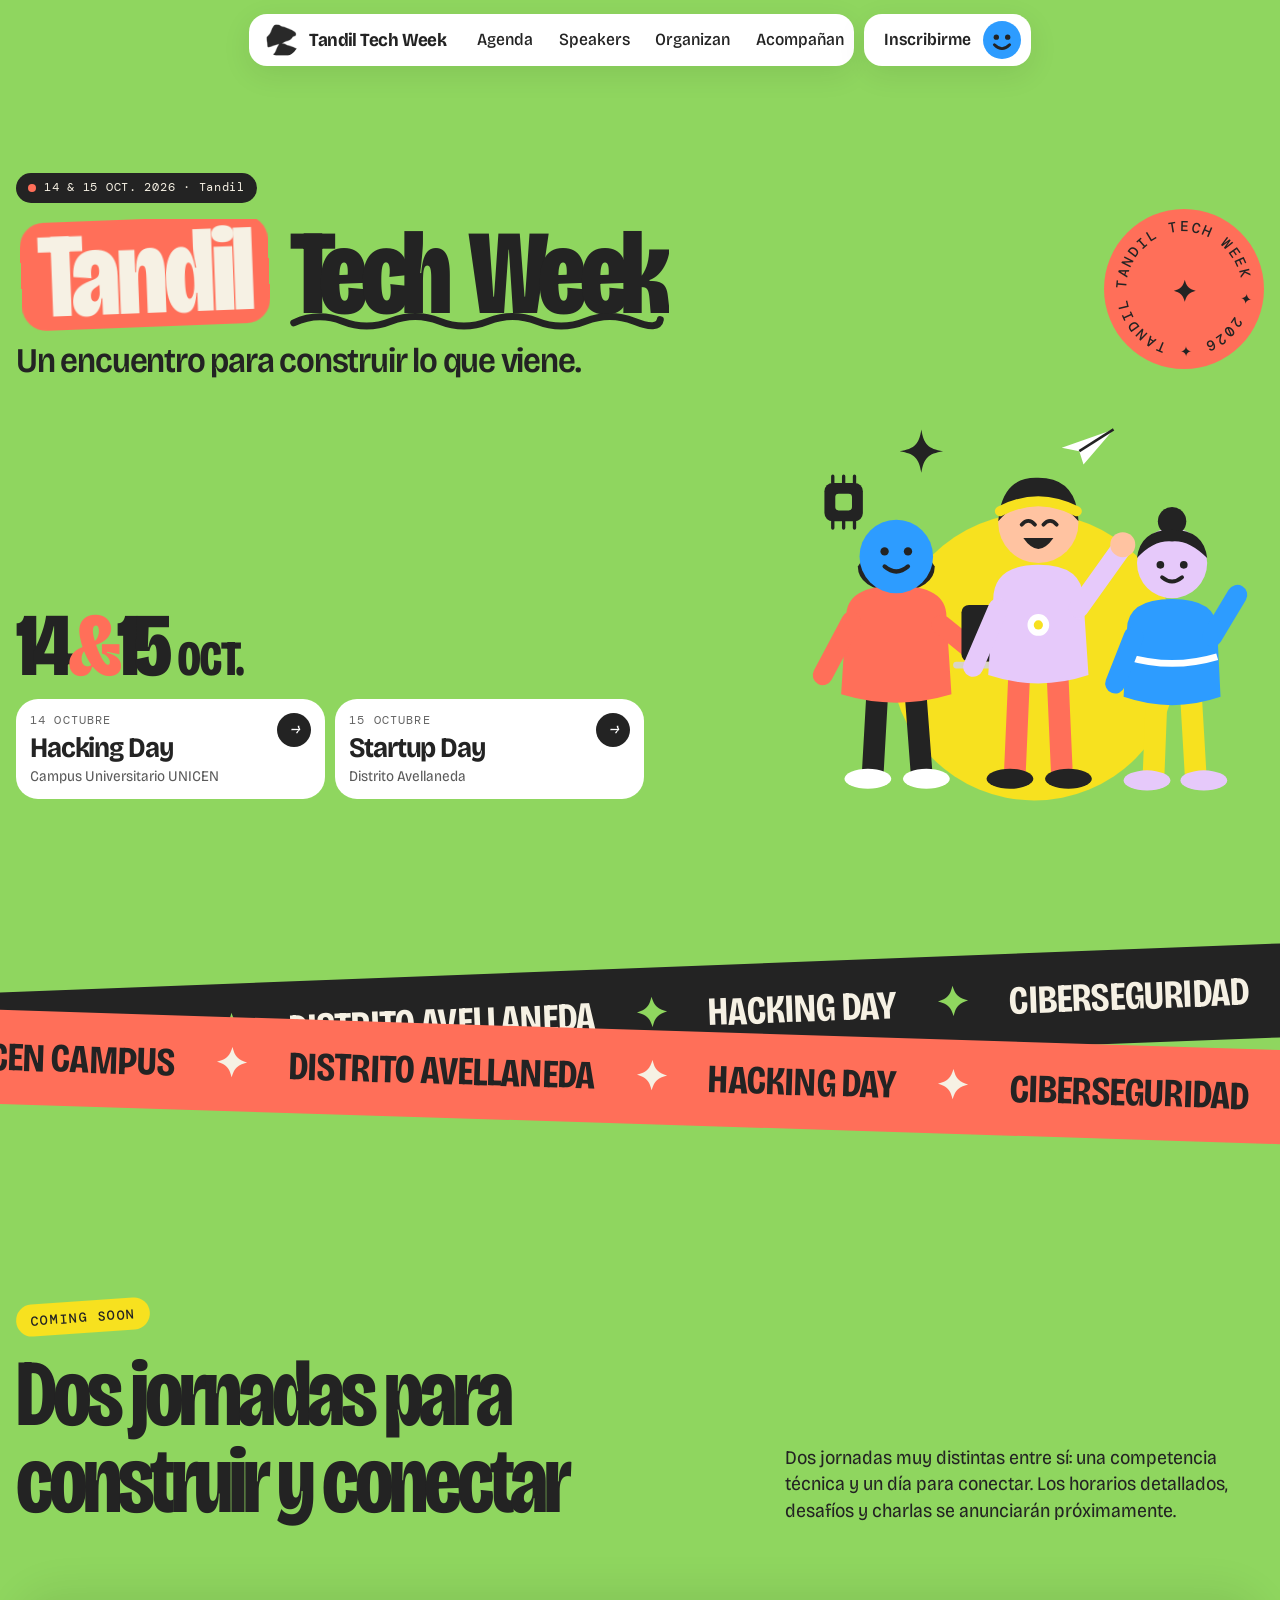
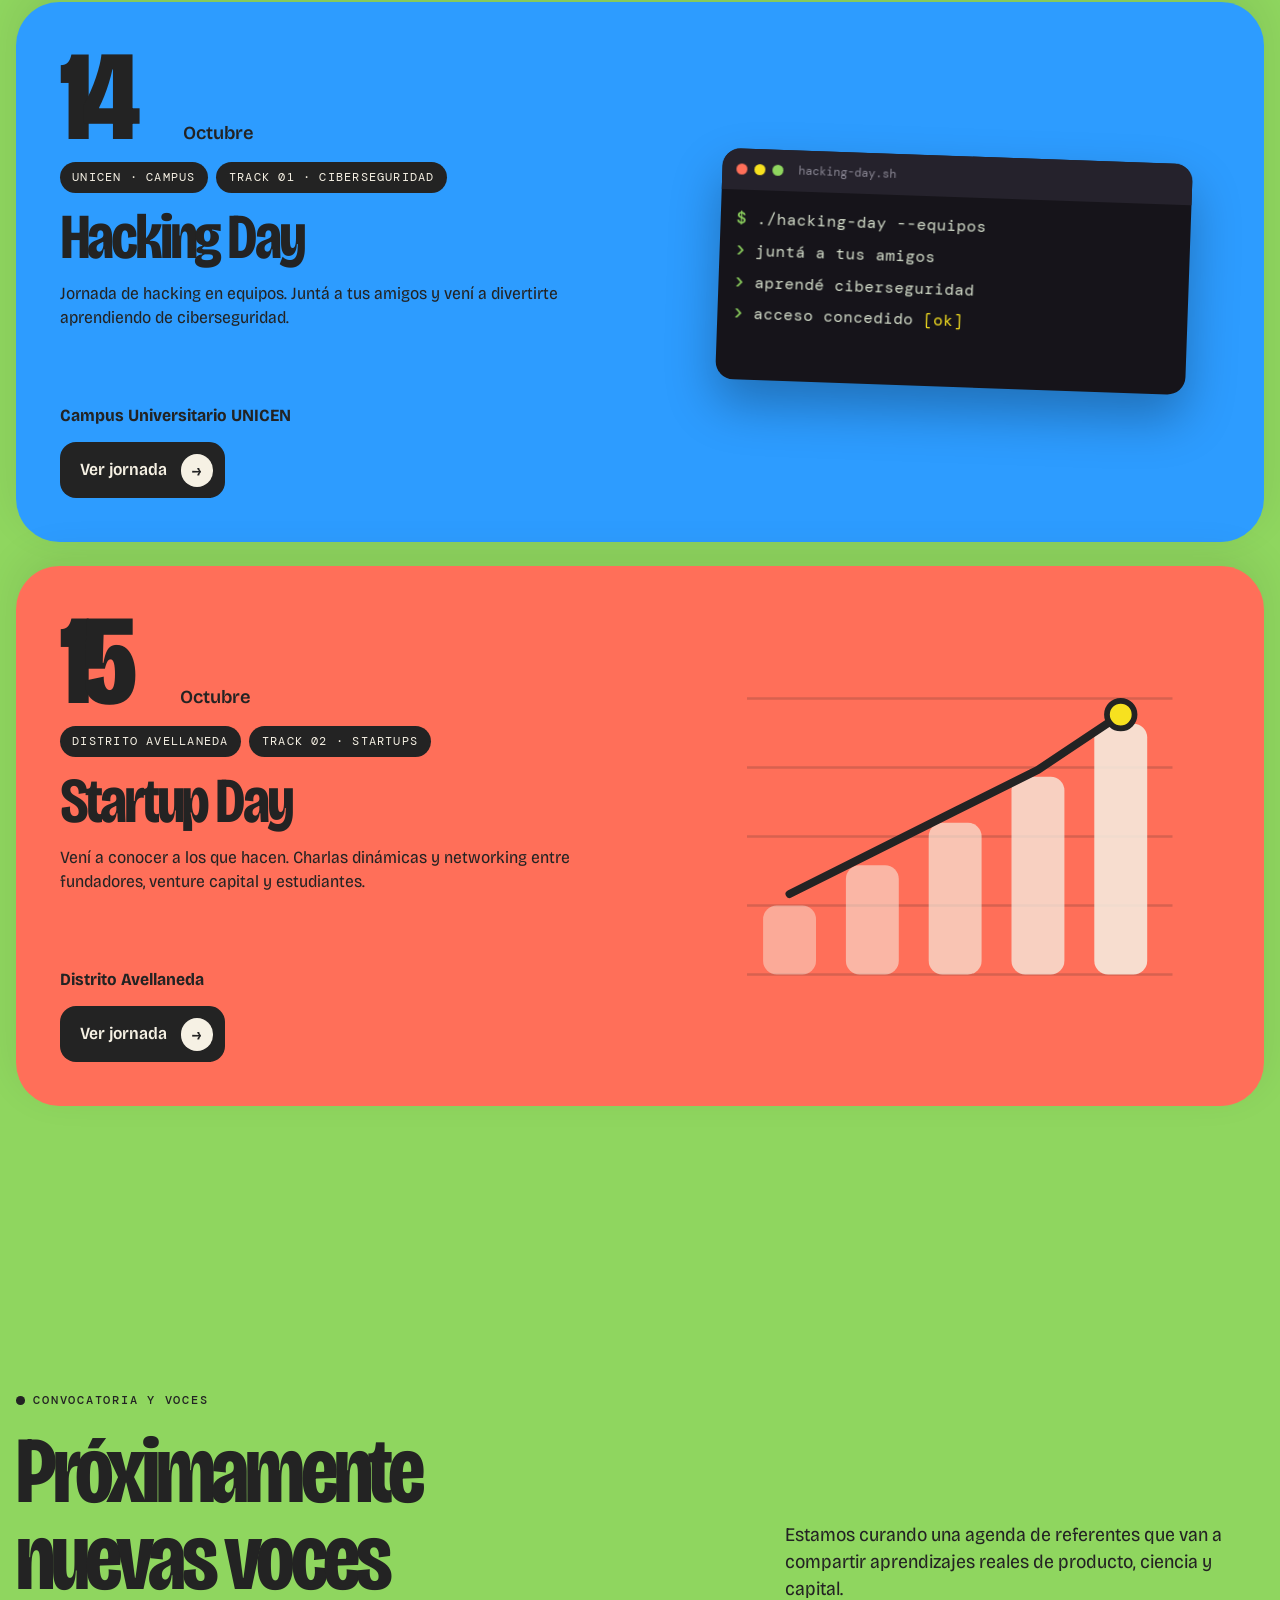
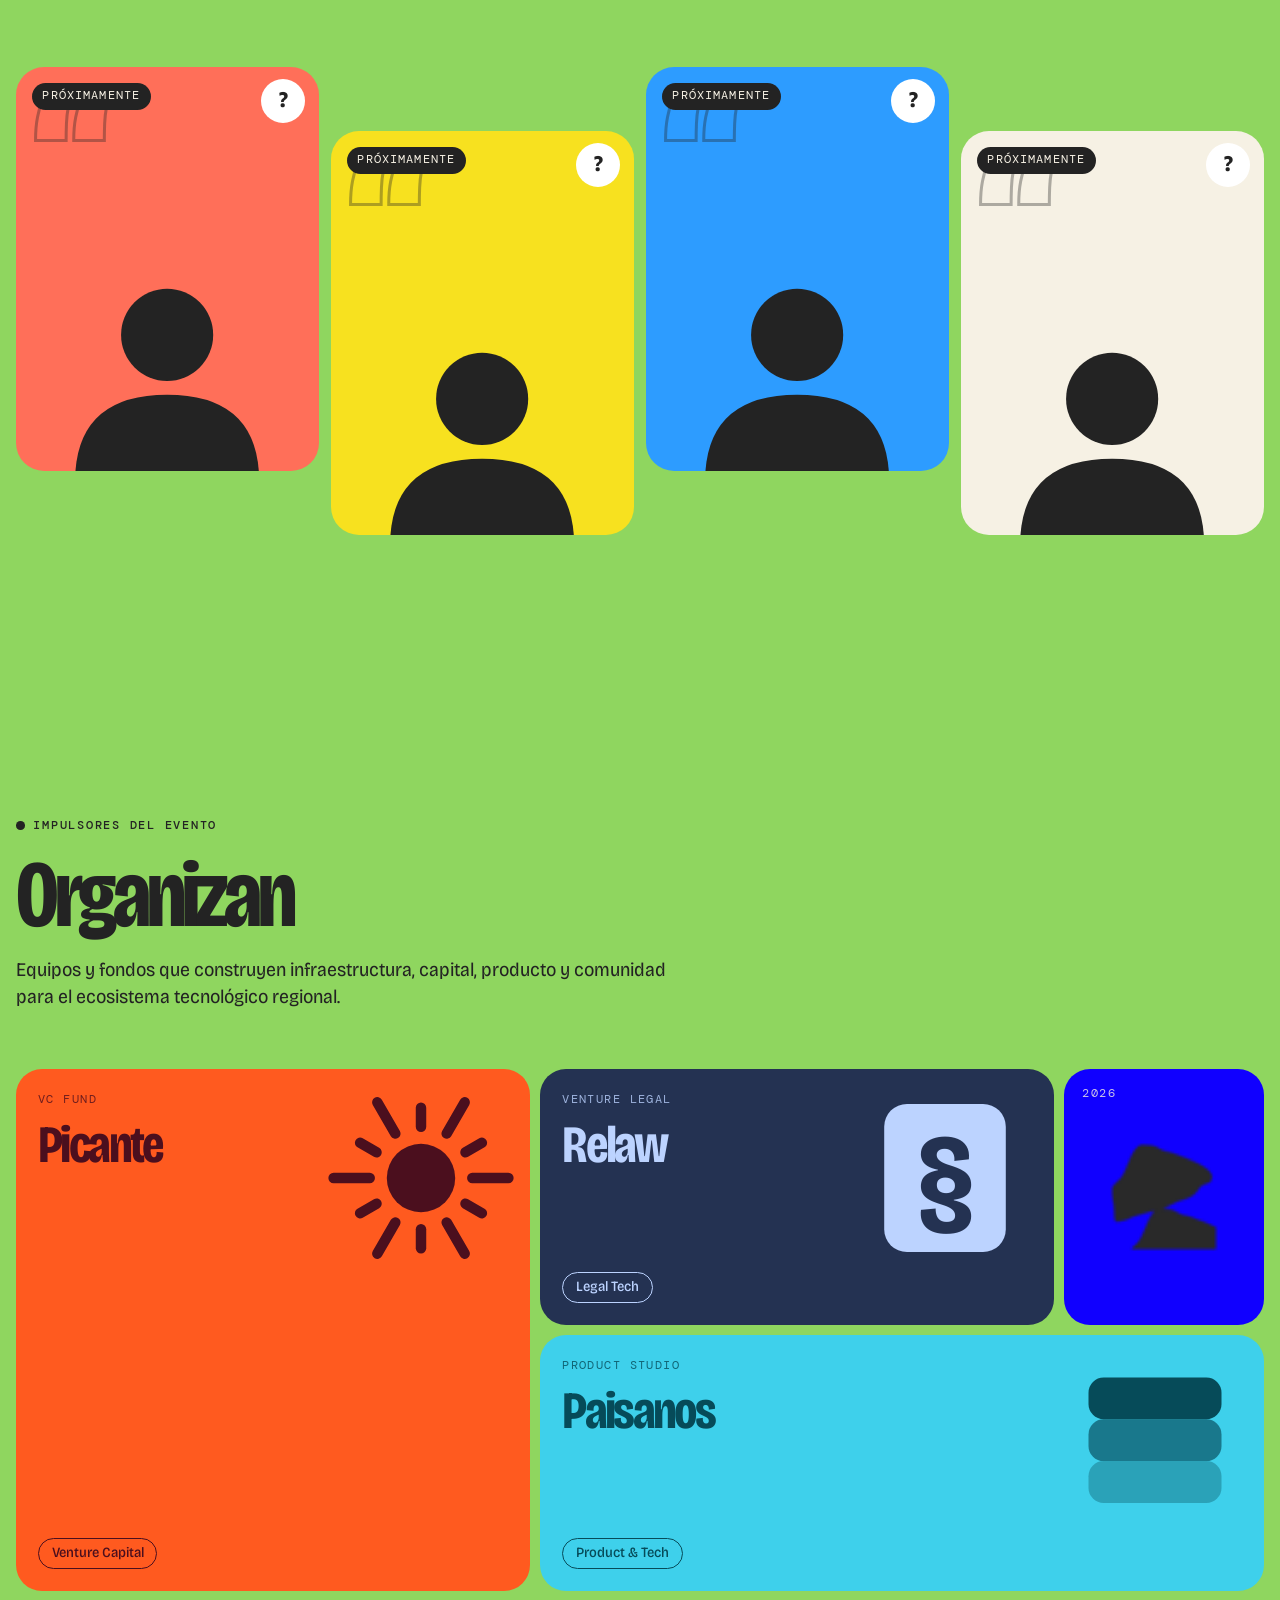
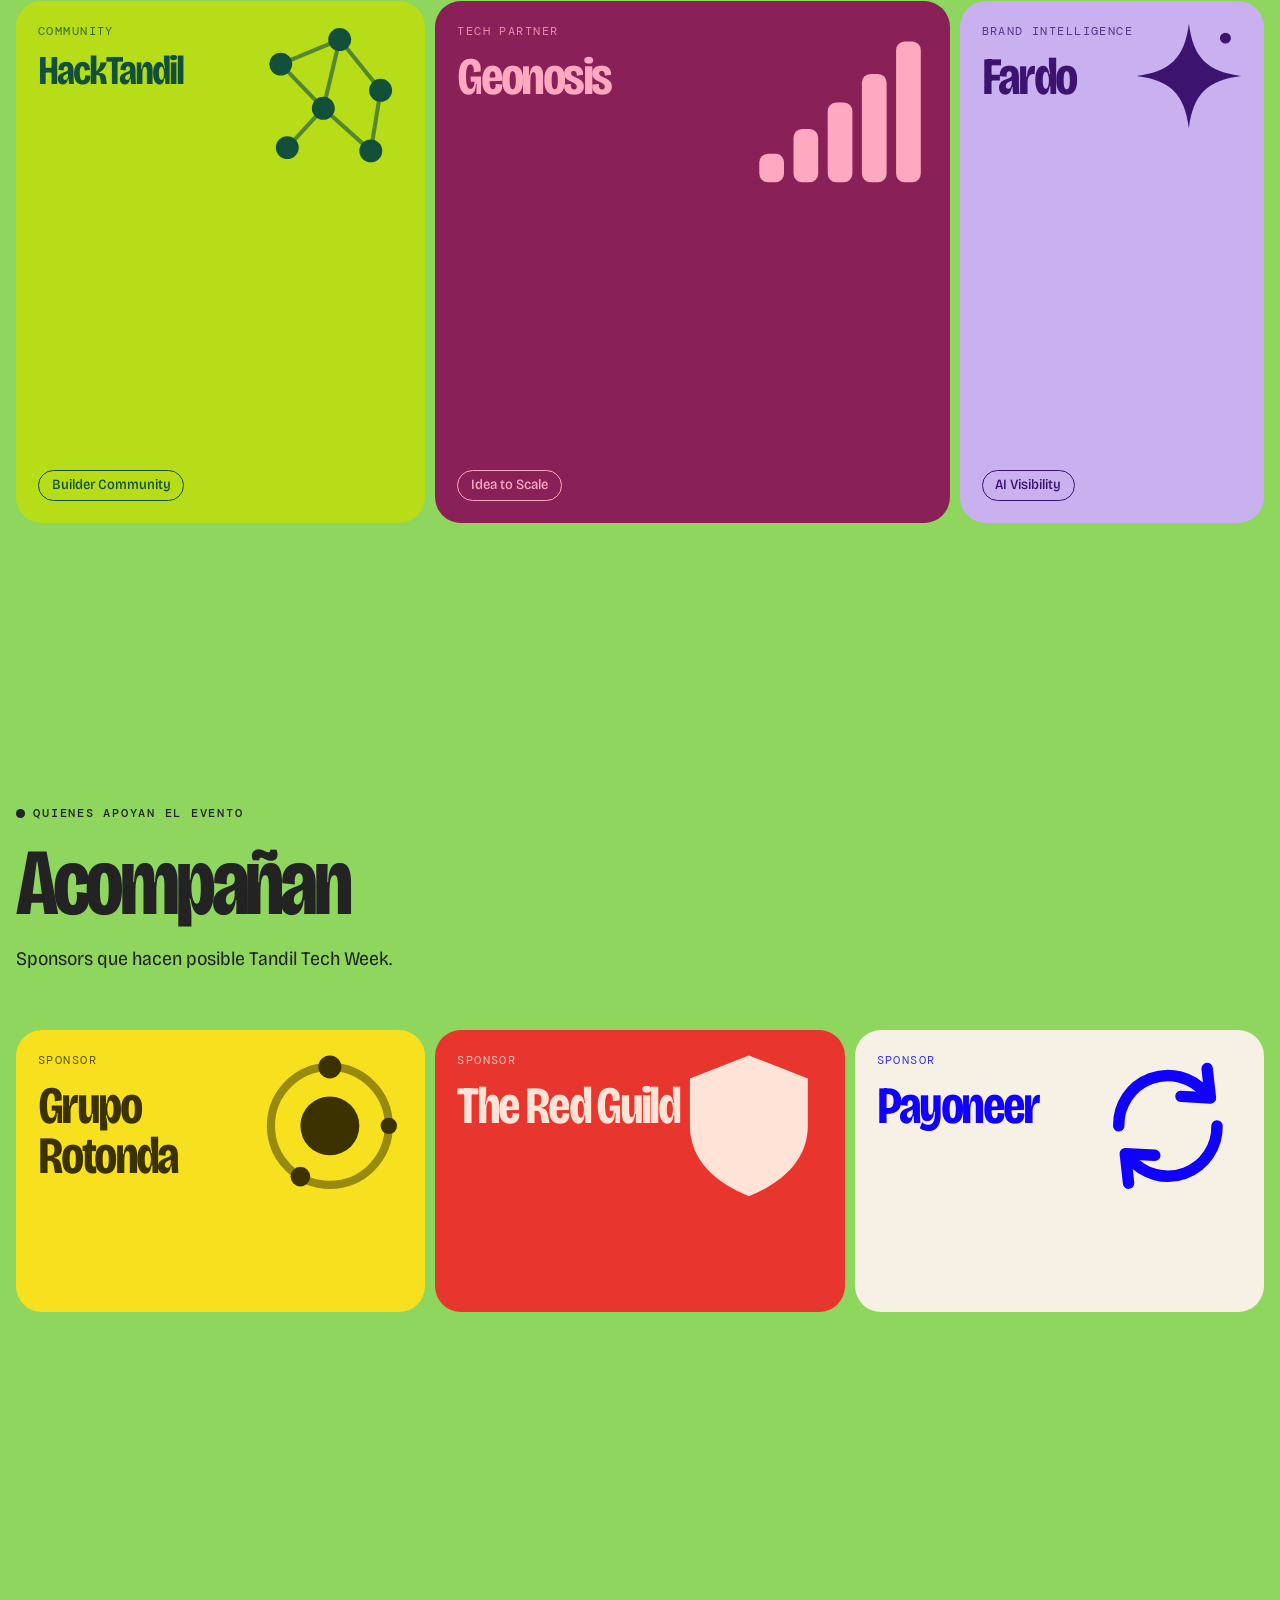
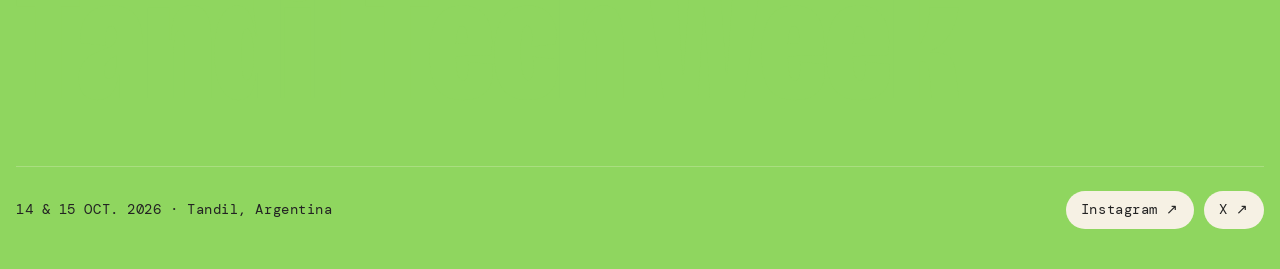
<file: index.html>
<!DOCTYPE html>
<html lang="es">
<head>
  <meta charset="utf-8">
  <meta name="viewport" content="width=device-width, initial-scale=1, viewport-fit=cover">
  <meta name="claude:viewport-fit-sides" content="cover">
  <title>Tandil Tech Week</title>
  <link rel="icon" href="images/favicon.ico" type="image/x-icon">
  <link rel="preconnect" href="https://fonts.googleapis.com">
  <link rel="preconnect" href="https://fonts.gstatic.com" crossorigin>
  <link href="https://fonts.googleapis.com/css2?family=Bricolage+Grotesque:opsz,wdth,wght@12..96,75..100,200..800&family=DM+Mono:wght@400;500&display=swap" rel="stylesheet">
  <link rel="stylesheet" href="css/styles.css">
</head>
<body>
<div class="cur" id="cur" aria-hidden="true"></div>
<div class="wipe" id="wipe" aria-hidden="true"><i></i><i></i><i></i><i></i><i></i></div>

<header class="nav-wrap">
  <nav class="nav" aria-label="Principal">
    <div class="pill">
      <a class="brand" href="#top" data-go="home">
        <img src="images/favicon.ico" alt="" width="34" height="34" aria-hidden="true">
        <span>Tandil Tech Week</span>
      </a>
      <ul class="links">
        <li><a href="#agenda" data-go="home" data-to="agenda">Agenda</a></li>
        <li><a href="#speakers" data-go="home" data-to="speakers">Speakers</a></li>
        <li><a href="#organizan" data-go="home" data-to="organizan">Organizan</a></li>
        <li><a href="#acompanan" data-go="home" data-to="acompanan">Acompañan</a></li>
      </ul>
      <button class="menu-btn" id="menuBtn" type="button" aria-label="Abrir menú" aria-expanded="false" aria-controls="menu"><span></span><span></span></button>
    </div>
    <a class="cta mag" href="#agenda" data-go="home" data-to="agenda">Inscribirme
      <svg viewBox="0 0 40 40" aria-hidden="true"><circle cx="20" cy="20" r="20" fill="#2D9CFF"/><g class="blink"><circle cx="14" cy="17" r="2.8" fill="#232323"/><circle cx="26" cy="17" r="2.8" fill="#232323"/></g><path d="M12 25 Q20 33 28 25" fill="none" stroke="#232323" stroke-width="3" stroke-linecap="round"/></svg>
    </a>
  </nav>
</header>

<div class="menu" id="menu" aria-hidden="true">
  <div class="wrap">
    <ul>
      <li><a href="#agenda" data-go="home" data-to="agenda">Agenda</a></li>
      <li><a href="#speakers" data-go="home" data-to="speakers">Speakers</a></li>
      <li><a href="#organizan" data-go="home" data-to="organizan">Organizan</a></li>
      <li><a href="#acompanan" data-go="home" data-to="acompanan">Acompañan</a></li>
      <li><a href="#hacking-day" data-go="hacking">Hacking Day</a></li>
      <li><a href="#startup-day" data-go="startup">Startup Day</a></li>
      <li><a href="#agenda" data-go="home" data-to="agenda">Inscribirme</a></li>
    </ul>
    <div class="msoc">
      <a class="pillink" href="https://instagram.com/tandiltechweek" target="_blank" rel="noopener">Instagram @tandiltechweek ↗</a>
      <a class="pillink" href="https://x.com/tandiltechweek" target="_blank" rel="noopener">X @tandiltechweek ↗</a>
    </div>
  </div>
</div>

<!-- ===================== HOME ===================== -->
<main id="view-home" class="view">
  <section class="hero" data-bg="green" id="top">
    <div class="wrap">
      <div class="eyebrow-row">
        <span class="status"><i></i><span id="status">14 & 15 OCT.</span></span>
      </div>
      <h1 aria-label="Tandil Tech Week">
        <span class="line"><span class="w"><span class="hl" style="--i:0">Tandil</span></span> <span class="u"><span class="w"><span style="--i:1">Tech</span></span> <span class="w"><span style="--i:2">Week</span></span><svg class="sq" viewBox="0 0 400 24" preserveAspectRatio="none" aria-hidden="true"><path pathLength="1" d="M4 16 Q30 2 56 14 T108 14 T160 14 T212 14 T264 14 T316 14 T368 14 T396 12" fill="none" stroke="#232323" stroke-linecap="round"/></svg></span></span>
      </h1>
      <p class="hero-subtitle">Un encuentro para construir lo que viene.</p>

      <div class="hero-grid">
        <div>
          <div class="date" aria-label="14 y 15 de octubre"><span>14</span><b>&amp;</b><span>15</span><i>OCT.</i></div>
          <div class="minis">
            <a class="mini" href="#hacking-day" data-go="hacking">
              <small>14 Octubre</small><strong>Hacking Day</strong><span>Campus Universitario UNICEN</span><i class="go">→</i>
            </a>
            <a class="mini" href="#startup-day" data-go="startup">
              <small>15 Octubre</small><strong>Startup Day</strong><span>Distrito Avellaneda</span><i class="go">→</i>
            </a>
          </div>
          <!-- <div class="hero-links">
            <div>
              <span>Seguinos</span>
            <a class="pillink" href="https://instagram.com/tandiltechweek" target="_blank" rel="noopener">@tandiltechweek ↗ Instagram</a>
            <a class="pillink" href="https://x.com/tandiltechweek" target="_blank" rel="noopener">@tandiltechweek ↗ X</a>
          </div>

          </div> -->
        </div>

        <div class="scene" aria-hidden="true">
          <div class="sticker" data-p="-.05">
            <svg viewBox="0 0 150 150"><defs><path id="circ" d="M75 75 m-54 0 a54 54 0 1 1 108 0 a54 54 0 1 1 -108 0"/></defs><circle cx="75" cy="75" r="75" fill="#FF6F59"/><text font-family="DM Mono, monospace" font-size="13.5" letter-spacing="2.6" fill="#232323" font-weight="500"><textPath href="#circ">TANDIL TECH WEEK ✦ 2026 ✦ TANDIL TECH WEEK ✦ 2026 ✦</textPath></text></svg>
            <b>✦</b>
          </div>
          <svg viewBox="0 0 560 470">
            <circle class="sunball" cx="285" cy="300" r="172" fill="#F7E11F"/>
            <g class="fl" style="--d:-1s"><path transform="translate(150 54)" d="M0 -26 C3 -8 8 -3 26 0 C8 3 3 8 0 26 C-3 8 -8 3 -26 0 C-8 -3 -3 -8 0 -26Z" fill="#232323"/></g>
            <g class="fl" style="--d:-2.2s"><g transform="translate(34 92)"><rect width="46" height="46" rx="10" fill="#232323"/><rect x="13" y="13" width="20" height="20" rx="4" fill="#8FD65F"/><path d="M10 -8v8M23 -8v8M36 -8v8M10 46v8M23 46v8M36 46v8" stroke="#232323" stroke-width="4" stroke-linecap="round"/></g></g>
            <g class="fl" style="--d:-3s"><g transform="translate(318 28)"><path d="M0 22 L62 0 L26 42 L21 26Z" fill="#fff"/><path d="M21 26 L62 0" stroke="#232323" stroke-width="3"/></g></g>

            <!-- hacker -->
            <g class="bobA">
              <path d="M98 330 L92 436 M142 330 L150 436" stroke="#232323" stroke-width="26" stroke-linecap="round"/>
              <ellipse cx="86" cy="446" rx="28" ry="12" fill="#fff"/><ellipse cx="156" cy="446" rx="28" ry="12" fill="#fff"/>
              <path d="M74 192 Q120 118 166 192 Q166 218 120 224 Q74 218 74 192Z" fill="#232323"/>
              <path d="M60 252 Q60 215 120 215 Q180 215 180 252 L186 345 Q120 365 54 345Z" fill="#FF6F59"/>
              <path d="M66 258 L32 322" stroke="#FF6F59" stroke-width="24" stroke-linecap="round"/>
              <circle cx="120" cy="180" r="44" fill="#2D9CFF"/>
              <circle cx="106" cy="174" r="5" fill="#232323"/><circle cx="134" cy="174" r="5" fill="#232323"/>
              <path d="M106 192 Q120 204 134 192" stroke="#232323" stroke-width="5" fill="none" stroke-linecap="round"/>
              <path d="M174 262 L216 296" stroke="#FF6F59" stroke-width="24" stroke-linecap="round"/>
              <rect x="198" y="238" width="104" height="68" rx="9" fill="#232323"/>
              <rect x="237" y="268" width="26" height="19" rx="4" fill="#8FD65F"/>
              <path d="M243 268 v-6 a7 7 0 0 1 14 0 v6" stroke="#8FD65F" stroke-width="4" fill="none"/>
              <rect x="188" y="306" width="124" height="8" rx="4" fill="#d8d3c4"/>
            </g>

            <!-- waving -->
            <g class="bobB">
              <path d="M268 300 L262 436 M312 300 L318 436" stroke="#FF6F59" stroke-width="26" stroke-linecap="round"/>
              <ellipse cx="256" cy="446" rx="28" ry="12" fill="#232323"/><ellipse cx="326" cy="446" rx="28" ry="12" fill="#232323"/>
              <path d="M236 232 Q236 190 290 190 Q344 190 344 232 L350 322 Q290 342 230 322Z" fill="#E6C9FA"/>
              <circle cx="290" cy="262" r="13" fill="#fff"/><circle cx="290" cy="262" r="5.5" fill="#F7E11F"/>
              <path d="M242 242 L212 312" stroke="#E6C9FA" stroke-width="24" stroke-linecap="round"/>
              <circle cx="290" cy="140" r="48" fill="#FFC3A1"/>
              <path d="M242 138 Q246 84 290 86 Q336 86 338 138 Q316 112 290 114 Q262 114 242 138Z" fill="#232323"/>
              <path d="M244 126 Q290 102 336 126" stroke="#F7E11F" stroke-width="12" fill="none" stroke-linecap="round"/>
              <path d="M270 142 q8 -9 16 0 M296 142 q8 -9 16 0" stroke="#232323" stroke-width="4.5" fill="none" stroke-linecap="round"/>
              <path d="M272 158 Q290 184 308 158Z" fill="#232323"/>
              <g class="wave"><path d="M338 242 L388 172" stroke="#E6C9FA" stroke-width="24" stroke-linecap="round"/><circle cx="391" cy="166" r="15" fill="#FFC3A1"/></g>
            </g>

            <!-- sprout -->
            <g class="bobA" style="animation-delay:-1s">
              <path d="M432 336 L428 438 M472 336 L478 438" stroke="#F7E11F" stroke-width="26" stroke-linecap="round"/>
              <ellipse cx="420" cy="448" rx="28" ry="12" fill="#E6C9FA"/><ellipse cx="488" cy="448" rx="28" ry="12" fill="#E6C9FA"/>
              <path d="M396 268 Q396 231 450 231 Q504 231 504 268 L508 348 Q450 368 392 348Z" fill="#2D9CFF"/>
              <path d="M396 300 Q450 316 504 300" stroke="#fff" stroke-width="8" fill="none"/>
              <path d="M404 276 L382 332" stroke="#2D9CFF" stroke-width="24" stroke-linecap="round"/>
              <circle cx="450" cy="188" r="42" fill="#E6C9FA"/>
              <circle cx="450" cy="138" r="17" fill="#232323"/>
              <path d="M408 182 Q412 148 450 148 Q488 148 492 182 Q470 160 450 162 Q428 160 408 182Z" fill="#232323"/>
              <circle cx="436" cy="190" r="4.6" fill="#232323"/><circle cx="464" cy="190" r="4.6" fill="#232323"/>
              <path d="M438 205 Q450 215 462 205" stroke="#232323" stroke-width="4.5" fill="none" stroke-linecap="round"/>
              <path d="M498 276 L528 226" stroke="#2D9CFF" stroke-width="24" stroke-linecap="round"/>
            </g>
          </svg>
        </div>
      </div>
    </div>
  </section>

  <section class="ticker" data-bg="green" aria-hidden="true">
    <div class="band b1" id="band1"></div>
    <div class="band b2" id="band2"></div>
  </section>

  <section class="sec agenda" id="agenda" data-bg="cream">
    <div class="wrap">
      <div class="head rv">
        <div>
          <span class="badge">Coming Soon</span>
          <h2 class="big">Dos jornadas para construir y conectar</h2>
        </div>
        <p class="lead">Dos jornadas muy distintas entre sí: una competencia técnica y un día para conectar. Los horarios detallados, desafíos y charlas se anunciarán próximamente.</p>
      </div>
      <div class="stack" id="dayStack"></div>
    </div>
  </section>

  <section class="sec speakers" id="speakers" data-bg="lilac">
    <div class="wrap">
      <div class="split rv">
        <div class="stagger">
          <span class="eyebrow">Convocatoria y voces</span>
          <h2 class="big" style="margin-top:16px">Próximamente nuevas voces</h2>
        </div>
        <p class="lead">Estamos curando una agenda de referentes que van a compartir aprendizajes reales de producto, ciencia y capital.</p>
      </div>
      <div class="voices" id="voicesHome"></div>
    </div>
  </section>

  <section class="sec" id="organizan" data-bg="night">
    <div class="wrap">
      <div class="head-s rv">
        <span class="eyebrow">Impulsores del evento</span>
        <h2 class="big">Organizan</h2>
        <p class="lead">Equipos y fondos que construyen infraestructura, capital, producto y comunidad para el ecosistema tecnológico regional.</p>
      </div>
      <div class="bento" id="bento"></div>
    </div>
  </section>

  <section class="sec" id="acompanan" data-bg="volt">
    <div class="wrap">
      <div class="head-s rv">
        <span class="eyebrow">Quienes apoyan el evento</span>
        <h2 class="big">Acompañan</h2>
        <p class="lead">Sponsors que hacen posible Tandil Tech Week.</p>
      </div>
      <div class="spons" id="spons"></div>
    </div>
  </section>
</main>

<main id="view-hacking" class="view" hidden></main>
<main id="view-startup" class="view" hidden></main>

<footer class="foot" id="foot" data-bg="ink">
  <div class="wrap">
    <div class="wordmark" data-split aria-label="Tandil Tech Week">Tandil Tech Week</div>
    <div class="foot-row">
      <span>14 &amp; 15 OCT. 2026 · Tandil, Argentina</span>
      <nav aria-label="Redes">
        <a class="pillink" href="https://instagram.com/tandiltechweek" target="_blank" rel="noopener">Instagram ↗</a>
        <a class="pillink" href="https://x.com/tandiltechweek" target="_blank" rel="noopener">X ↗</a>
      </nav>
    </div>
  </div>
</footer>

  <script src="js/utils.js"></script>
  <script src="js/data.js"></script>
  <script src="js/motifs.js"></script>
  <script src="js/templates.js"></script>
  <script src="js/app.js"></script>
</body>
</html>
</file>
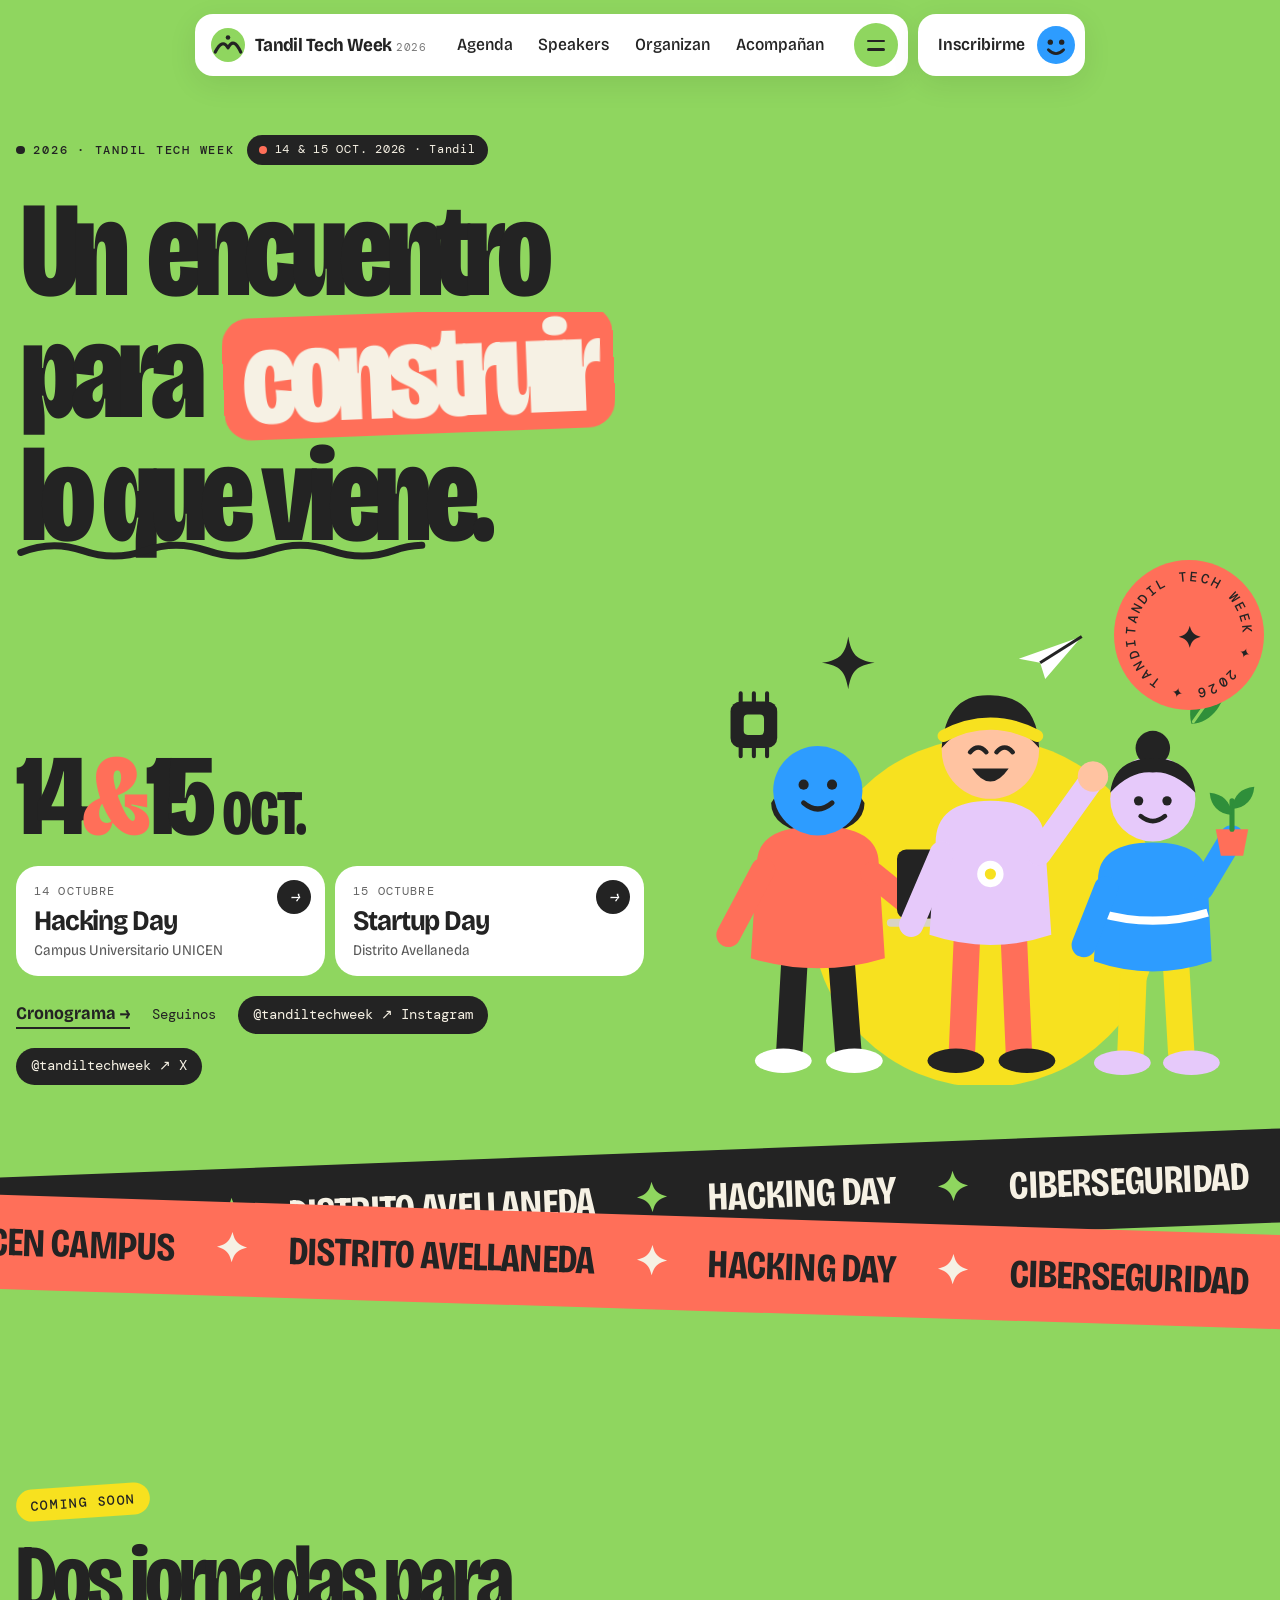
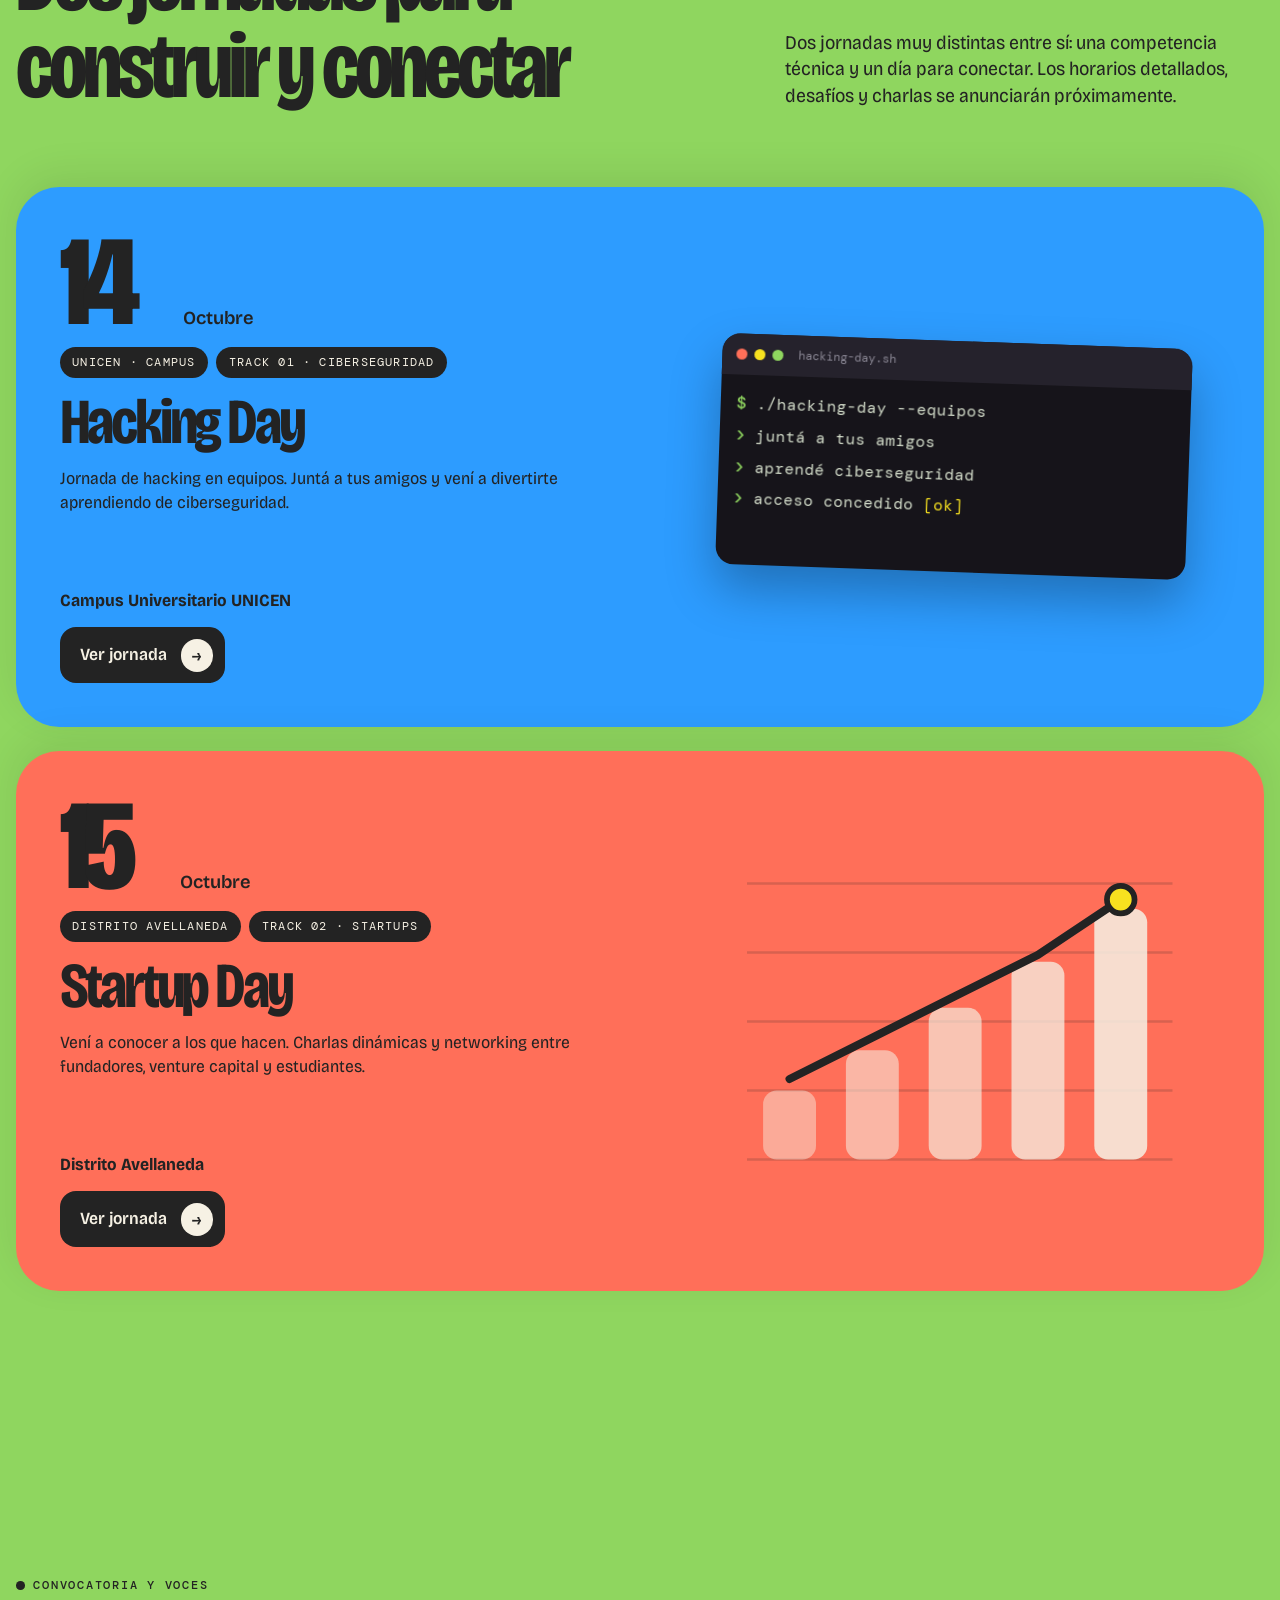
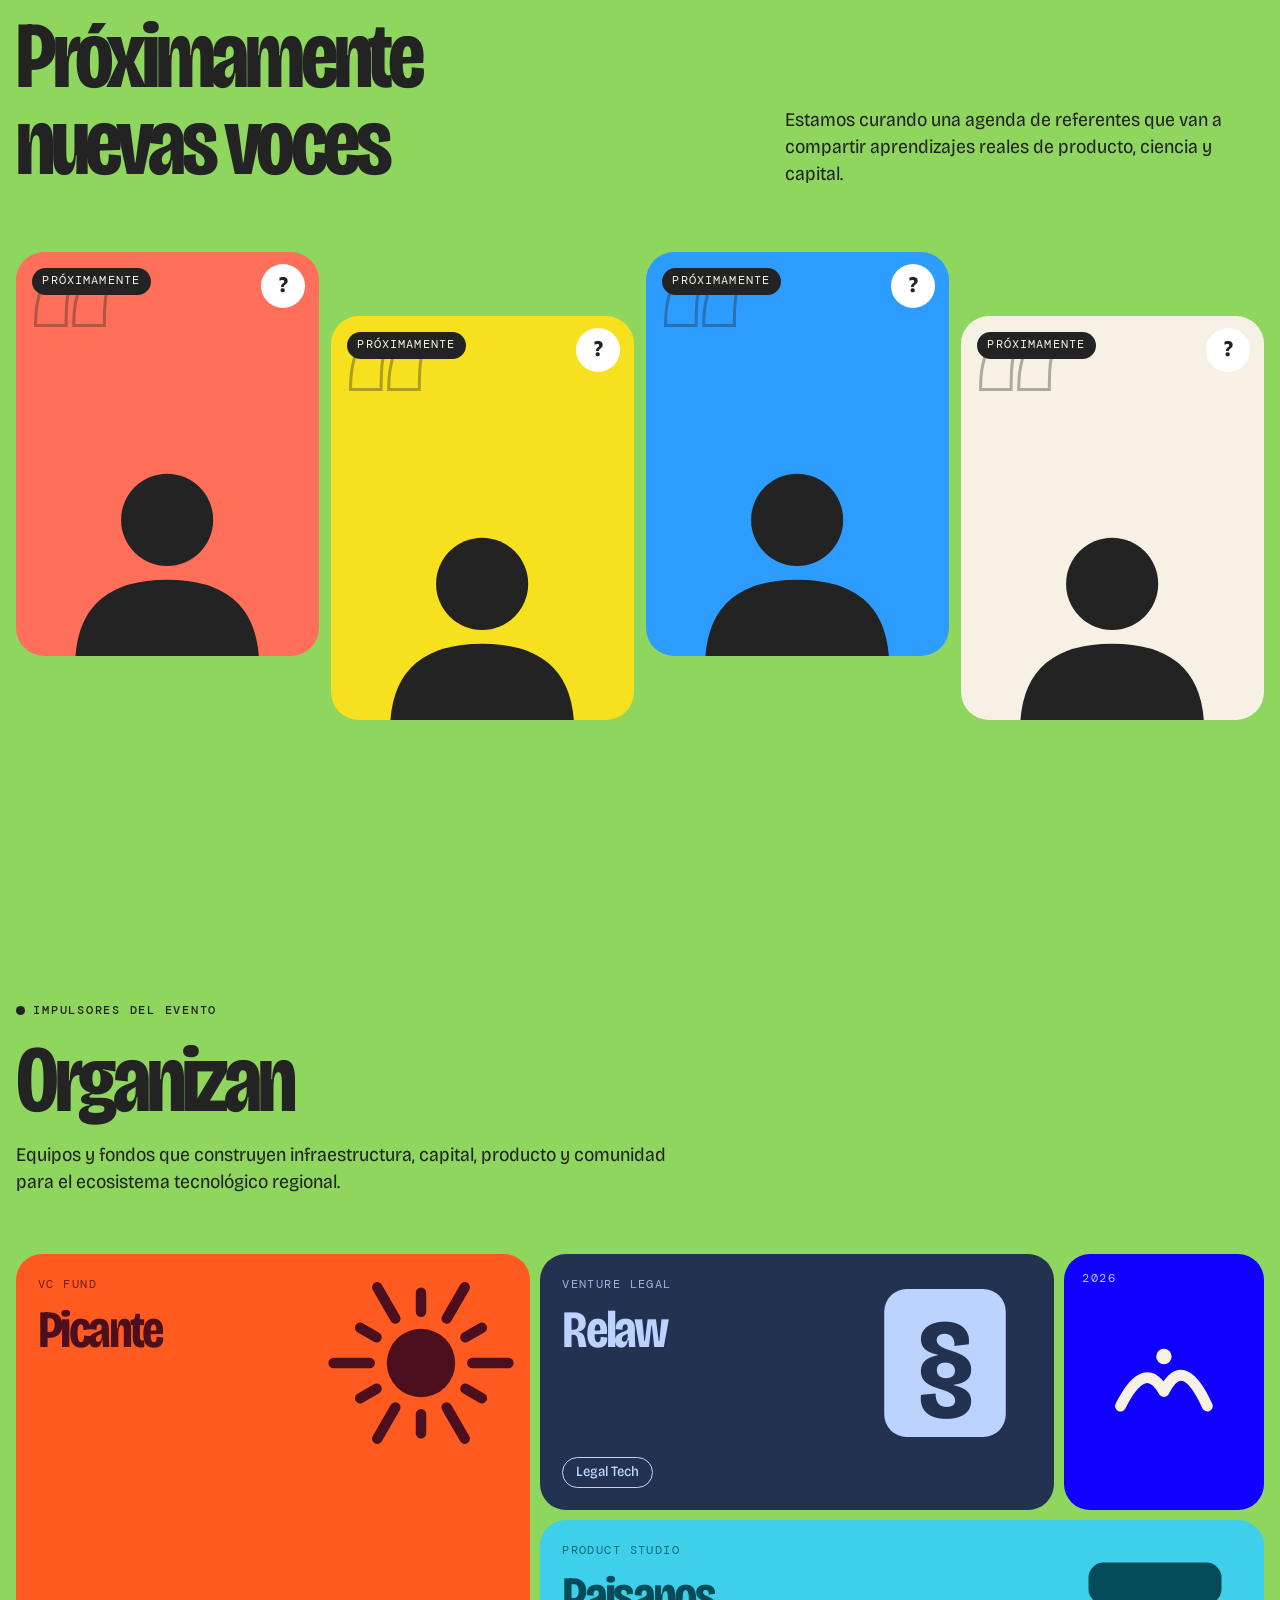
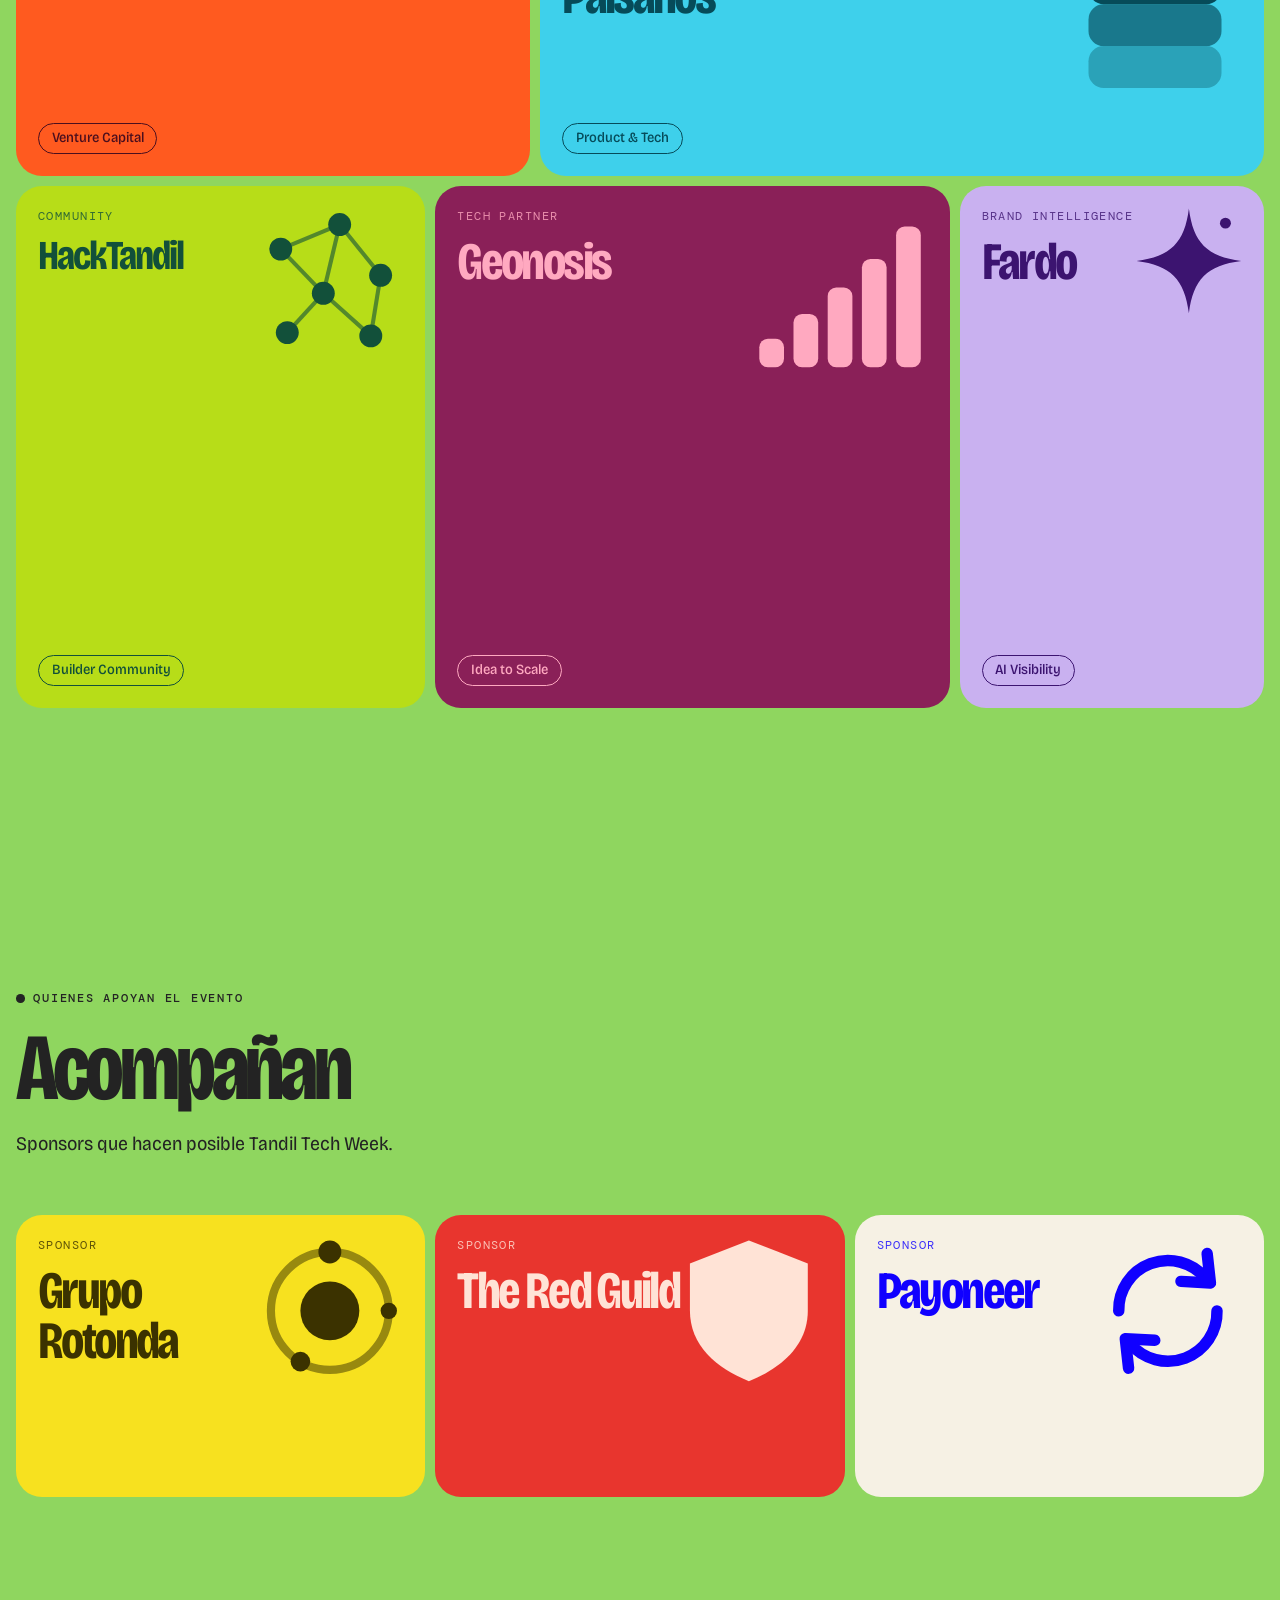
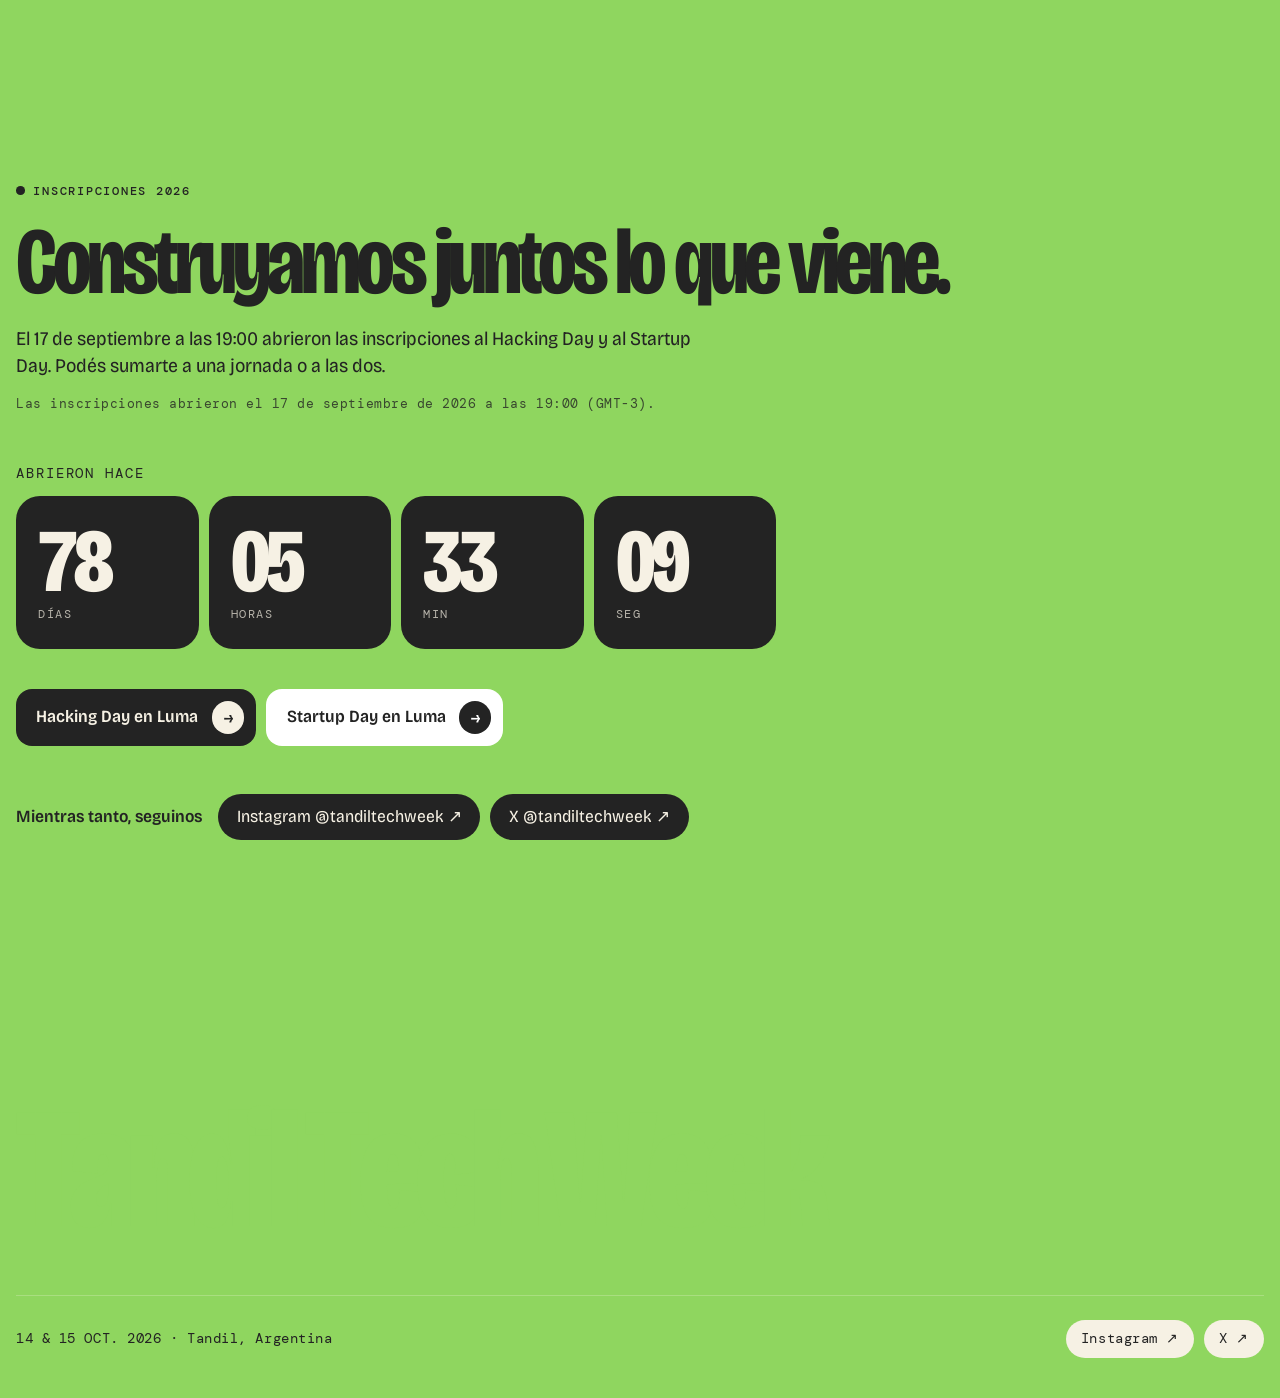
<file: Tandil Tech Week.html>
<!doctype html><html><head><meta charset=utf8><meta name=viewport content="width=device-width,initial-scale=1,viewport-fit=cover"><style>:root{color-scheme:light;box-sizing:border-box;padding-top:env(safe-area-inset-top,0px);padding-bottom:env(safe-area-inset-bottom,0px)}html{scroll-padding-top:env(safe-area-inset-top,0px)}body{margin:0;padding:0;font:14px -apple-system,BlinkMacSystemFont,sans-serif;background:#fff;color:#000}img{max-width:100%}[hidden]:not([hidden=until-found i]){display:none!important}</style></head><body>
<title>Tandil Tech Week</title>
<meta name="claude:viewport-fit-sides" content="cover">
<link rel="preconnect" href="https://fonts.googleapis.com">
<link rel="preconnect" href="https://fonts.gstatic.com" crossorigin>
<link href="https://fonts.googleapis.com/css2?family=Bricolage+Grotesque:opsz,wdth,wght@12..96,75..100,200..800&family=DM+Mono:wght@400;500&display=swap" rel="stylesheet">
<style>
/* Layout concept: color-blocked scroll stages. The page background crossfades between sections as you scroll (green, cream, lilac, night, blue, yellow, ink); sponsors live in Dropbox-style bento tiles that flip open on hover or tap. */
:root{
  --green:#8FD65F;
  --cream:#F6F1E4;
  --ink:#232323;
  --coral:#FF6F59;
  --blue:#2D9CFF;
  --lilac:#E6C9FA;
  --sun:#F7E11F;
  --volt:#1000FF;
  --night:#1E1A1D;
  --leaf:#2F8F3A;
  --bg:#8FD65F;
  --fg:#232323;
  --display:'Bricolage Grotesque','Helvetica Neue',Arial,sans-serif;
  --mono:'DM Mono',ui-monospace,'SFMono-Regular',Menlo,monospace;
  --ease:cubic-bezier(.2,.9,.2,1);
}
*{box-sizing:border-box}
html{scroll-behavior:smooth}
body{
  font-family:var(--display);font-size:1.0625rem;line-height:1.45;font-stretch:92%;
  background:var(--bg);color:var(--fg);overflow-x:clip;
  transition:background-color .9s cubic-bezier(.65,0,.35,1),color .6s ease;
  -webkit-font-smoothing:antialiased;
}
a{color:inherit}
button{font:inherit;color:inherit}
h1,h2,h3,p{margin:0}
ul{margin:0;padding:0;list-style:none}
:focus-visible{outline:3px solid var(--volt);outline-offset:3px;box-shadow:0 0 0 3px #fff}
.wrap{width:100%;max-width:1360px;margin-inline:auto;padding-left:max(16px,env(safe-area-inset-left,0px));padding-right:max(16px,env(safe-area-inset-right,0px))}
.sec{padding-block:clamp(72px,11vw,150px);scroll-margin-top:0}
.view{display:block}
.eyebrow{font-family:var(--mono);font-size:.78rem;letter-spacing:.14em;text-transform:uppercase;display:inline-flex;align-items:center;gap:.7em;font-weight:500}
.eyebrow::before{content:"";width:.7em;height:.7em;border-radius:50%;background:currentColor;flex:none}
.big{font-size:clamp(2.6rem,7.4vw,6.6rem);line-height:.92;letter-spacing:-.045em;font-weight:700;font-stretch:78%;text-wrap:balance}
.lead{font-size:clamp(1.08rem,1.5vw,1.3rem);max-width:36em;line-height:1.4}
.btns{display:flex;gap:10px;flex-wrap:wrap}
.btn{display:inline-flex;align-items:center;gap:.8em;padding:.7em .7em .7em 1.2em;border-radius:16px;background:var(--coral);color:var(--ink);font-weight:600;text-decoration:none;border:0;cursor:pointer;transition:transform .3s var(--ease),translate .25s ease-out,box-shadow .3s}
.btn:hover{box-shadow:0 12px 30px rgba(0,0,0,.18)}
.btn .ar{width:2em;height:2em;border-radius:50%;background:#fff;color:var(--ink);display:grid;place-items:center;transition:transform .4s var(--ease);font-size:.95em}
.btn:hover .ar{transform:rotate(-45deg) scale(1.1)}
.btn.ink{background:var(--ink);color:var(--cream)}
.btn.ink .ar{background:var(--cream)}
.btn.white{background:#fff}
.btn.white .ar{background:var(--ink);color:#fff}
.chip{font-family:var(--mono);font-size:.76rem;letter-spacing:.1em;text-transform:uppercase;padding:.55em 1.05em;border-radius:99px;background:var(--ink);color:var(--cream);display:inline-block}
.chips{display:flex;gap:8px;flex-wrap:wrap}
.rv{transform:translateY(44px);transition:transform .9s var(--ease);transition-delay:calc(var(--i,0)*70ms)}
.rv.in{transform:none}

/* ---------- cursor ---------- */
.cur{position:fixed;left:0;top:0;width:16px;height:16px;margin:-8px 0 0 -8px;border-radius:50%;background:#fff;mix-blend-mode:difference;pointer-events:none;z-index:300;opacity:0;transition:width .25s,height .25s,margin .25s,opacity .3s}
.cur.on{opacity:1}
.cur.big{width:58px;height:58px;margin:-29px 0 0 -29px}

/* ---------- page wipe ---------- */
.wipe{position:fixed;inset:0;z-index:200;display:flex;pointer-events:none}
.wipe i{flex:1;transform:scaleY(0);transform-origin:bottom;transition:transform .5s cubic-bezier(.65,0,.35,1)}
.wipe i:nth-child(1){background:var(--coral)}.wipe i:nth-child(2){background:var(--sun);transition-delay:.05s}.wipe i:nth-child(3){background:var(--lilac);transition-delay:.1s}.wipe i:nth-child(4){background:var(--blue);transition-delay:.15s}.wipe i:nth-child(5){background:var(--green);transition-delay:.2s}
.wipe.on i{transform:scaleY(1)}
.wipe.out i{transform-origin:top}

/* ---------- nav ---------- */
.nav-wrap{position:fixed;z-index:100;top:0;left:0;right:0;padding-top:calc(14px + env(safe-area-inset-top,0px));padding-left:max(16px,env(safe-area-inset-left,0px));padding-right:max(16px,env(safe-area-inset-right,0px));pointer-events:none}
.nav{pointer-events:auto;max-width:1240px;margin:0 auto;display:flex;gap:10px;align-items:stretch;justify-content:center}
.pill{background:#fff;color:var(--ink);border-radius:18px;padding:9px 10px 9px 16px;display:flex;align-items:center;gap:clamp(14px,2.4vw,34px);box-shadow:0 8px 30px rgba(0,0,0,.08);min-width:0}
.brand{display:flex;align-items:center;gap:10px;text-decoration:none;font-weight:700;letter-spacing:-.03em;font-size:1.15rem;white-space:nowrap}
.brand svg{width:34px;height:34px;flex:none;transition:transform .6s var(--ease)}
.brand:hover svg{transform:rotate(-20deg) scale(1.1)}
.brand small{font-family:var(--mono);font-weight:400;font-size:.7rem;margin-left:.4em;opacity:.6;letter-spacing:.04em}
.links{display:flex;gap:clamp(12px,2vw,28px);margin-left:auto}
.links a{text-decoration:none;font-weight:500;position:relative;padding:4px 0;white-space:nowrap}
.links a::after{content:"";position:absolute;left:0;right:0;bottom:0;height:2px;background:var(--coral);transform:scaleX(0);transform-origin:left;transition:transform .4s var(--ease)}
.links a:hover::after{transform:scaleX(1)}
.menu-btn{width:44px;height:44px;border-radius:50%;border:0;background:var(--green);cursor:pointer;display:grid;place-content:center;gap:6px;flex:none;transition:transform .4s var(--ease)}
.menu-btn:hover{transform:rotate(90deg)}
.menu-btn span{display:block;width:18px;height:2.5px;background:var(--ink);border-radius:2px;transition:transform .4s var(--ease)}
.menu-btn[aria-expanded="true"] span:first-child{transform:translateY(4.25px) rotate(45deg)}
.menu-btn[aria-expanded="true"] span:last-child{transform:translateY(-4.25px) rotate(-45deg)}
.cta{background:#fff;color:var(--ink);border-radius:18px;padding:0 10px 0 20px;display:flex;align-items:center;gap:12px;text-decoration:none;font-weight:600;box-shadow:0 8px 30px rgba(0,0,0,.08);white-space:nowrap;transition:translate .25s ease-out}
.cta svg{width:38px;height:38px}
.blink{transform-box:fill-box;transform-origin:center;animation:blink 3.6s infinite}
@keyframes blink{0%,92%,100%{transform:scaleY(1)}95%{transform:scaleY(.1)}}
.menu{position:fixed;inset:0;z-index:90;background:var(--green);color:var(--ink);clip-path:circle(0 at calc(100% - 60px) 44px);transition:clip-path .8s cubic-bezier(.65,0,.35,1);visibility:hidden;overflow:auto;display:flex;align-items:center}
.menu.open{clip-path:circle(160% at calc(100% - 60px) 44px);visibility:visible}
.menu .wrap{padding-block:110px 50px}
.menu ul{display:flex;flex-direction:column;gap:4px}
.menu li a{display:inline-block;font-size:clamp(2.4rem,8vw,5.5rem);line-height:1;font-weight:700;letter-spacing:-.05em;font-stretch:78%;text-decoration:none;transition:translate .4s var(--ease),color .3s}
.menu li a:hover{translate:20px 0;color:var(--volt)}
.menu .msoc{display:flex;gap:10px;flex-wrap:wrap;margin-top:28px;font-family:var(--mono);font-size:.85rem}
.pillink{display:inline-flex;align-items:center;gap:.5em;text-decoration:none;background:var(--ink);color:var(--cream);padding:.65em 1.1em;border-radius:99px;transition:transform .3s var(--ease),background .3s}
.pillink:hover{transform:translateY(-3px) rotate(-2deg);background:var(--volt)}

/* ---------- hero ---------- */
.hero{position:relative;padding-top:clamp(112px,15vh,150px);overflow:hidden}
.eyebrow-row{display:flex;gap:12px;flex-wrap:wrap;align-items:center;margin-bottom:clamp(14px,2vw,26px)}
.status{display:inline-flex;align-items:center;gap:.65em;background:var(--ink);color:var(--cream);padding:.5em 1em;border-radius:99px;font-family:var(--mono);font-size:.76rem;letter-spacing:.06em}
.status i{width:.65em;height:.65em;border-radius:50%;background:var(--coral);animation:pulse 1.4s infinite}
@keyframes pulse{0%{box-shadow:0 0 0 0 rgba(255,111,89,.7)}100%{box-shadow:0 0 0 10px rgba(255,111,89,0)}}
.hero h1,.dh-title{font-weight:800;font-stretch:76%;letter-spacing:-.055em}
.hero h1{font-size:clamp(3rem,10.6vw,9.8rem);line-height:.9;text-wrap:balance}
.hero h1 .line{display:block}
.w{display:inline-block;overflow:hidden;vertical-align:top;padding:0 .04em .14em;margin-bottom:-.14em}
.w>span{display:inline-block;animation:rise 1.05s var(--ease) both;animation-delay:calc(.15s + var(--i,0)*.09s)}
@keyframes rise{from{transform:translateY(112%) rotate(5deg)}to{transform:none}}
.hl{background:var(--coral);color:var(--cream);padding:0 .14em;border-radius:.2em;rotate:-2.2deg}
.u{position:relative;display:inline-block}
.sq{position:absolute;left:0;bottom:-.02em;width:100%;height:.16em;overflow:visible}
.sq path{stroke-width:7px;vector-effect:non-scaling-stroke;stroke-dasharray:1;stroke-dashoffset:1;animation:draw 1.3s 1.2s var(--ease) forwards}
@keyframes draw{to{stroke-dashoffset:0}}
.hero-grid{display:grid;grid-template-columns:minmax(0,1.05fr) minmax(0,.95fr);gap:clamp(20px,4vw,60px);align-items:end;margin-top:clamp(24px,4vw,52px)}
.date{display:flex;align-items:baseline;font-size:clamp(3.4rem,9vw,8rem);line-height:.9;font-weight:800;letter-spacing:-.06em;font-stretch:75%}
.date b{color:var(--coral);font-weight:800;margin-inline:.02em}
.date i{font-style:normal;margin-left:.2em;font-size:.55em;letter-spacing:-.03em}
.minis{display:grid;grid-template-columns:1fr 1fr;gap:10px;margin-top:18px}
.mini{background:#fff;color:var(--ink);border-radius:22px;padding:18px 18px 16px;text-decoration:none;display:flex;flex-direction:column;gap:6px;position:relative;min-width:0;transition:transform .45s var(--ease),box-shadow .45s}
.mini:hover{transform:translateY(-6px) rotate(-1.2deg);box-shadow:0 18px 40px rgba(0,0,0,.16)}
.mini small{font-family:var(--mono);font-size:.72rem;letter-spacing:.1em;text-transform:uppercase;opacity:.7;padding-right:38px}
.mini strong{font-size:clamp(1.4rem,2.2vw,1.9rem);letter-spacing:-.04em;line-height:1;font-weight:700}
.mini span{font-size:.92rem;opacity:.75;line-height:1.3}
.mini .go{position:absolute;right:14px;top:14px;width:34px;height:34px;border-radius:50%;background:var(--ink);color:#fff;display:grid;place-items:center;transition:transform .45s var(--ease)}
.mini:hover .go{transform:rotate(-45deg) scale(1.12)}
.hero-links{display:flex;gap:14px 22px;flex-wrap:wrap;align-items:center;margin-top:20px;font-family:var(--mono);font-size:.85rem}
.hero-links .arrowlink{font-family:var(--display);font-size:1.1rem;font-weight:700;text-decoration:none;border-bottom:2.5px solid currentColor}
.scene{position:relative;width:100%;max-width:620px;margin-left:auto;aspect-ratio:560/470}
.scene>svg{width:100%;height:100%;overflow:visible;display:block}
.sticker{position:absolute;right:0;top:-10%;width:clamp(96px,13vw,150px);aspect-ratio:1;z-index:2}
.sticker svg{width:100%;height:100%;animation:spin 16s linear infinite}
.sticker b{position:absolute;inset:0;display:grid;place-items:center;font-size:1.8rem;font-weight:800}
@keyframes spin{to{transform:rotate(360deg)}}
.fl{transform-box:fill-box;transform-origin:center;animation:fl 4.4s ease-in-out infinite alternate;animation-delay:var(--d,0s)}
@keyframes fl{from{transform:translateY(-10px) rotate(-6deg)}to{transform:translateY(12px) rotate(6deg)}}
.wave{transform-box:view-box;transform-origin:338px 240px;animation:wave 1.3s ease-in-out infinite alternate}
@keyframes wave{from{transform:rotate(-14deg)}to{transform:rotate(12deg)}}
.bobA{animation:bob 2.6s ease-in-out infinite alternate}
.bobB{animation:bob 2.2s ease-in-out infinite alternate-reverse}
@keyframes bob{from{transform:translateY(0)}to{transform:translateY(-10px)}}
.sunball{transform-box:fill-box;transform-origin:center;animation:breathe 6s ease-in-out infinite alternate}
@keyframes breathe{from{transform:scale(.96)}to{transform:scale(1.04)}}

/* ---------- ticker ---------- */
.ticker{position:relative;height:clamp(180px,22vw,260px);overflow:hidden}
.band{position:absolute;left:-5%;width:110%;display:flex;font-size:clamp(1.3rem,3.2vw,2.5rem);font-weight:700;letter-spacing:-.02em;text-transform:uppercase;font-stretch:78%;padding:.45em 0;white-space:nowrap}
.band.b1{background:var(--ink);color:var(--cream);top:26%;rotate:-2.2deg}
.band.b2{background:var(--coral);color:var(--ink);top:50%;rotate:1.8deg}
.track{display:flex;gap:1em;padding-right:1em;flex:none;animation:marq 34s linear infinite}
.band.b2 .track{animation-direction:reverse;animation-duration:40s}
.band:hover .track{animation-play-state:paused}
.track span:nth-child(even){color:var(--green)}
.band.b2 .track span:nth-child(even){color:var(--cream)}
@keyframes marq{to{transform:translateX(-100%)}}

/* ---------- agenda ---------- */
.agenda .head{display:grid;grid-template-columns:minmax(0,1.2fr) minmax(0,.8fr);gap:clamp(20px,4vw,64px);align-items:end;margin-bottom:clamp(36px,6vw,84px)}
.badge{display:inline-block;background:var(--sun);color:var(--ink);padding:.5em 1.1em;border-radius:99px;rotate:-4deg;font-family:var(--mono);font-size:.82rem;letter-spacing:.12em;text-transform:uppercase;font-weight:500;margin-bottom:18px;animation:wob 3s ease-in-out infinite alternate}
@keyframes wob{from{rotate:-5deg}to{rotate:-1deg}}
.stack{display:flex;flex-direction:column;gap:24px}
.day{--k:0;position:sticky;top:calc(92px + var(--k)*18px);min-height:min(540px,80vh);border-radius:clamp(24px,3.4vw,44px);background:var(--c);color:var(--ink);padding:clamp(22px,3.4vw,48px);display:grid;grid-template-columns:minmax(0,1.05fr) minmax(0,.95fr);gap:clamp(18px,3vw,44px);overflow:hidden;box-shadow:0 -12px 40px rgba(0,0,0,.08)}
.day-l{display:flex;flex-direction:column;gap:14px;min-width:0}
.day-date{display:flex;align-items:baseline;gap:.4em;font-weight:800;letter-spacing:-.06em;font-size:clamp(4rem,10vw,8rem);line-height:.8;font-stretch:75%}
.day-date small{font-size:1.15rem;font-weight:600;letter-spacing:0;font-stretch:100%}
.day h3{font-size:clamp(2.3rem,5vw,4.3rem);line-height:.95;letter-spacing:-.05em;font-weight:700;font-stretch:78%}
.day p.d{max-width:30em}
.day .venue{margin-top:auto;display:flex;flex-direction:column;gap:14px;align-items:flex-start}
.day-v{display:flex;align-items:center;justify-content:center;min-width:0}
.term{width:100%;max-width:470px;background:#16141a;color:#cfd8c6;border-radius:18px;font-family:var(--mono);font-size:clamp(.78rem,1.25vw,.98rem);box-shadow:0 24px 50px rgba(0,0,0,.28);overflow:hidden;rotate:2deg;transition:rotate .6s var(--ease)}
.day:hover .term,.dh-vis:hover .term{rotate:0deg}
.term .bar{display:flex;align-items:center;gap:7px;padding:12px 14px;background:#25222c;color:#8b8895;font-size:.74rem}
.term .bar i{width:11px;height:11px;border-radius:50%;background:var(--coral)}
.term .bar i:nth-child(2){background:var(--sun)}
.term .bar i:nth-child(3){background:var(--green)}
.term .bar span{margin-left:8px}
.term .tb{padding:18px 16px 24px;display:flex;flex-direction:column;gap:9px;min-height:190px}
.term .l{width:0;overflow:hidden;white-space:nowrap}
.term .l b{color:var(--green);font-weight:500}
.term .l em{font-style:normal;color:var(--sun)}
.in .term .l{animation:type 1.3s steps(var(--n),end) forwards;animation-delay:calc(var(--d)*1s)}
@keyframes type{from{width:0}to{width:calc(var(--n)*1ch)}}
.caret{display:inline-block;width:.62em;height:1.1em;background:var(--green);vertical-align:-.2em;opacity:0}
.in .caret{animation:blinkc 1s steps(1) 5.2s infinite}
@keyframes blinkc{0%,100%{opacity:1}50%{opacity:0}}
.growth{width:100%;max-width:460px;overflow:visible}
.growth .bar{transform-box:fill-box;transform-origin:bottom;scale:1 0;transition:scale .9s var(--ease);transition-delay:calc(var(--i)*.12s)}
.in .growth .bar{scale:1 1}
.growth .ln{stroke-dasharray:1;stroke-dashoffset:1;transition:stroke-dashoffset 1.7s .5s var(--ease)}
.in .growth .ln{stroke-dashoffset:0}
.growth .dot{opacity:0;transition:opacity .3s 2s}
.in .growth .dot{opacity:1}
.growth .pulse{transform-box:fill-box;transform-origin:center;animation:ring 1.8s ease-out infinite}
@keyframes ring{from{scale:1;opacity:.7}to{scale:2.6;opacity:0}}

/* ---------- voices ---------- */
.split{display:grid;grid-template-columns:minmax(0,1.2fr) minmax(0,.8fr);gap:clamp(20px,4vw,64px);align-items:end}
.split .lead{max-width:30em}
.voices{display:grid;grid-template-columns:repeat(4,minmax(0,1fr));gap:12px;margin-top:clamp(32px,5vw,64px);align-items:start}
.voices.v3{grid-template-columns:repeat(3,minmax(0,1fr))}
.voice{position:relative;border-radius:28px;aspect-ratio:3/4;overflow:hidden;background:var(--vc);color:var(--ink);transition:transform .5s var(--ease)}
.voice:nth-child(even){margin-top:clamp(0px,5vw,64px)}
.voice:hover{transform:rotate(-2deg) translateY(-6px)}
.voice .q{position:absolute;left:6%;top:-2%;font-size:clamp(9rem,17vw,15rem);line-height:1;font-weight:800;color:transparent;-webkit-text-stroke:3px rgba(35,35,35,.35)}
.voice .lbl{position:absolute;left:16px;top:16px;font-family:var(--mono);font-size:.72rem;letter-spacing:.1em;text-transform:uppercase;background:var(--ink);color:var(--cream);padding:.45em .9em;border-radius:99px}
.voice .qm{position:absolute;right:14px;top:12px;width:44px;height:44px;border-radius:50%;background:#fff;display:grid;place-items:center;font-weight:800;font-size:1.4rem;animation:bob 2.4s ease-in-out infinite alternate}
.voice .sil{position:absolute;left:12%;bottom:-3%;width:76%;height:auto;transition:transform .7s var(--ease)}
.voice:hover .sil{transform:translateY(-16px) scale(1.05)}

/* ---------- bento tiles (sponsors) ---------- */
.head-s{display:flex;flex-direction:column;gap:18px;margin-bottom:clamp(28px,4.5vw,60px);max-width:46em}
.bento{display:grid;grid-template-columns:repeat(12,minmax(0,1fr));grid-auto-rows:clamp(240px,20vw,290px);gap:10px}
.t-a{grid-column:1/6;grid-row:1/3}
.t-b{grid-column:6/11;grid-row:1}
.t-m{grid-column:11/13;grid-row:1}
.t-c{grid-column:6/13;grid-row:2}
.t-d{grid-column:1/5;grid-row:3/5}
.t-e{grid-column:5/10;grid-row:3/5}
.t-f{grid-column:10/13;grid-row:3/5}
.spons{display:grid;grid-template-columns:repeat(3,minmax(0,1fr));grid-auto-rows:clamp(230px,22vw,300px);gap:10px}
.tile{position:relative;border-radius:26px;background:var(--tb);color:var(--tf);overflow:hidden;isolation:isolate;display:flex;flex-direction:column;cursor:pointer;-webkit-tap-highlight-color:transparent}
.t-front{position:relative;flex:1;padding:22px;display:flex;flex-direction:column;gap:12px;min-width:0}
.t-tag{font-family:var(--mono);font-size:.74rem;letter-spacing:.12em;text-transform:uppercase;opacity:.8}
.t-name{font-size:clamp(2.2rem,4.1vw,4.2rem);line-height:.95;letter-spacing:-.05em;font-weight:700;font-stretch:78%;overflow-wrap:anywhere;padding-right:34%}
.t-d .t-name{font-size:clamp(2rem,3.2vw,3.3rem);padding-right:30%}
.t-chip{margin-top:auto;align-self:flex-start;border:1.6px solid currentColor;border-radius:99px;padding:.3em .9em;font-size:.88rem;font-weight:500}
.t-motif{position:absolute;top:14px;right:14px;width:min(40%,190px);aspect-ratio:1;color:var(--tf);pointer-events:none;z-index:1;translate:calc(var(--mx,0)*18px) calc(var(--my,0)*18px);transition:translate .35s ease-out,scale .6s var(--ease),rotate .6s var(--ease)}
.t-motif svg{width:100%;height:100%;overflow:visible;display:block}
.tile:hover .t-motif,.tile.is-open .t-motif{scale:1.14;rotate:6deg;--spd:.35}
.t-more{position:absolute;left:0;right:0;bottom:0;z-index:2;background:var(--tf);color:var(--tb);padding:20px 22px 22px;border-radius:22px 22px 0 0;transform:translateY(102%);transition:transform .6s var(--ease)}
.t-in{display:flex;flex-direction:column;gap:14px;align-items:flex-start}
.t-in p{font-size:clamp(.95rem,1.05vw,1.05rem);line-height:1.38}
.t-link{display:inline-flex;gap:.5em;align-items:center;text-decoration:none;font-family:var(--mono);font-size:.88rem;border:1.6px solid currentColor;border-radius:99px;padding:.4em 1em;transition:background .3s,color .3s}
.t-link:hover{background:var(--tb);color:var(--tf);border-color:var(--tb)}
.tile.is-open .t-more,.tile:focus-visible .t-more,.tile:has(a:focus-visible) .t-more{transform:none}
@media(hover:hover){.tile:hover .t-more{transform:none}}
.t-mark{display:grid;place-items:center;flex:1;position:relative}
.t-mark svg{width:58%;animation:wobr 5s ease-in-out infinite alternate}
.t-mark .t-tag{position:absolute;left:18px;top:16px}
@keyframes wobr{from{rotate:-10deg;scale:.94}to{rotate:10deg;scale:1.06}}
/* motif animations */
.m-spin{transform-box:fill-box;transform-origin:center;animation:spin calc(14s*var(--spd,1)) linear infinite}
.m-flip{transform-box:fill-box;transform-origin:center;animation:flipx calc(5s*var(--spd,1)) ease-in-out infinite}
@keyframes flipx{0%,35%{transform:scaleX(1)}50%{transform:scaleX(.05)}65%,100%{transform:scaleX(1)}}
.m-lay rect{animation:slid calc(4s*var(--spd,1)) ease-in-out infinite alternate}
.m-lay rect:nth-child(2){animation-delay:-.7s}
.m-lay rect:nth-child(3){animation-delay:-1.4s}
@keyframes slid{from{transform:translateX(-14px)}to{transform:translateX(14px)}}
.m-net circle{transform-box:fill-box;transform-origin:center;animation:pop calc(2.4s*var(--spd,1)) ease-in-out infinite alternate}
.m-net circle:nth-child(2n){animation-delay:-.8s}
.m-net circle:nth-child(3n){animation-delay:-1.5s}
@keyframes pop{from{transform:scale(.7)}to{transform:scale(1.25)}}
.m-steps rect{transform-box:fill-box;transform-origin:bottom;animation:grow calc(3s*var(--spd,1)) ease-in-out infinite alternate;animation-delay:calc(var(--j)*.18s)}
@keyframes grow{from{transform:scaleY(.35)}to{transform:scaleY(1)}}
.m-chk{stroke-dasharray:1;stroke-dashoffset:1;animation:draw calc(2.6s*var(--spd,1)) ease-in-out infinite alternate}

/* ---------- signup ---------- */
.signup .lead{margin-top:20px}
.signup .note{margin-top:14px;font-family:var(--mono);font-size:.82rem;letter-spacing:.04em;opacity:.8}
.cd-wrap{margin-top:clamp(28px,4vw,52px)}
.cd-label{font-family:var(--mono);font-size:.85rem;letter-spacing:.14em;text-transform:uppercase;margin-bottom:12px}
.cd{display:grid;grid-template-columns:repeat(4,minmax(0,1fr));gap:10px;max-width:760px}
.cdt{background:var(--ink);color:var(--cream);border-radius:24px;padding:clamp(14px,2.4vw,26px) clamp(10px,2vw,22px);display:flex;flex-direction:column;gap:4px;min-width:0}
.cdt b{font-size:clamp(2.4rem,8vw,5.6rem);line-height:.9;font-weight:800;letter-spacing:-.05em;font-variant-numeric:tabular-nums;font-stretch:78%;display:inline-block}
.cdt b.flip{animation:flip .5s var(--ease)}
@keyframes flip{from{transform:translateY(40%) rotateX(70deg);opacity:.2}to{transform:none;opacity:1}}
.cdt span{font-family:var(--mono);font-size:.74rem;letter-spacing:.14em;text-transform:uppercase;opacity:.7}
.signup .btns{margin-top:clamp(24px,3.5vw,40px)}
.follow{margin-top:clamp(28px,4vw,48px);display:flex;gap:10px;align-items:center;flex-wrap:wrap}
.follow>span{font-weight:600;margin-right:6px}

/* ---------- footer ---------- */
.foot{padding-block:clamp(64px,9vw,120px) 40px;overflow:hidden}
.wordmark{font-size:clamp(3rem,13.4vw,13.5rem);line-height:.86;font-weight:800;letter-spacing:-.065em;font-stretch:75%;color:var(--green);cursor:default;text-wrap:balance}
.wordmark span{display:inline-block;transition:transform .4s var(--ease),color .3s}
.wordmark span:hover{transform:translateY(-.1em) rotate(-6deg)}
.wordmark span:nth-child(5n+1):hover{color:var(--coral)}
.wordmark span:nth-child(5n+2):hover{color:var(--sun)}
.wordmark span:nth-child(5n+3):hover{color:var(--blue)}
.wordmark span:nth-child(5n+4):hover{color:var(--lilac)}
.wordmark span:nth-child(5n):hover{color:var(--cream)}
.foot-row{display:flex;justify-content:space-between;gap:16px 30px;flex-wrap:wrap;align-items:center;margin-top:clamp(28px,4vw,52px);padding-top:24px;border-top:1.5px solid rgba(246,241,228,.25);font-family:var(--mono);font-size:.86rem;letter-spacing:.04em}
.foot-row nav{display:flex;gap:10px;flex-wrap:wrap}
.foot .pillink{background:var(--cream);color:var(--ink)}
.foot .pillink:hover{background:var(--green)}

/* ---------- day views ---------- */
.dhero{position:relative;overflow:hidden;padding-top:clamp(120px,17vh,170px);padding-bottom:clamp(48px,7vw,100px)}
.dhero .wrap{position:relative;z-index:1}
.dh-title{font-size:clamp(3.6rem,15.5vw,14.5rem);line-height:.86;margin:.2em 0 .22em}
.dh-row{display:grid;grid-template-columns:minmax(0,1fr) minmax(0,1fr);gap:clamp(20px,4vw,60px);align-items:center}
.dh-row .lead{margin-bottom:26px}
.dh-vis{display:flex;justify-content:center}
.ghost{position:absolute;right:-2vw;top:4%;font-size:clamp(14rem,40vw,38rem);line-height:.8;font-weight:800;letter-spacing:-.08em;font-stretch:75%;color:transparent;-webkit-text-stroke:2px rgba(35,35,35,.2);pointer-events:none;user-select:none}
.sede-grid{display:grid;grid-template-columns:minmax(0,1fr) minmax(0,1fr);gap:clamp(24px,5vw,72px);align-items:center}
.sede-grid .info{display:flex;flex-direction:column;gap:20px;align-items:flex-start}
.sede-grid .big{font-size:clamp(2.4rem,6vw,5.4rem)}
.addr{font-size:clamp(1.1rem,1.6vw,1.35rem);max-width:22em}
.map{border-radius:32px;overflow:hidden;background:#DDEFC2;aspect-ratio:4/3.2;box-shadow:0 24px 60px rgba(0,0,0,.12)}
.map svg{width:100%;height:100%;display:block}
.pin{transform-box:fill-box;transform-origin:bottom center;transform:translateY(-120px);opacity:0}
.in .pin{animation:drop 1.1s .3s cubic-bezier(.3,1.5,.5,1) forwards}
@keyframes drop{to{transform:none;opacity:1}}
.rip{transform-box:fill-box;transform-origin:center;opacity:0}
.in .rip{animation:ring 2.2s 1.2s ease-out infinite}

/* ---------- responsive ---------- */
@media(max-width:1000px){
  .links{display:none}
  .pill{flex:1;justify-content:space-between}
  .hero-grid,.dh-row,.sede-grid,.agenda .head,.split{grid-template-columns:minmax(0,1fr)}
  .scene{margin:10px auto 0}
  .bento{grid-template-columns:repeat(2,minmax(0,1fr));grid-auto-rows:auto}
  .bento .tile{grid-column:auto;grid-row:auto;min-height:300px}
  .bento .t-a,.bento .t-e{grid-column:span 2}
  .bento .t-m{min-height:240px}
  .t-more{position:static;transform:none;display:grid;grid-template-rows:0fr;padding:0 22px;border-radius:0;transition:grid-template-rows .55s var(--ease),padding .55s var(--ease)}
  .t-in{overflow:hidden;min-height:0}
  .tile.is-open .t-more,.tile:focus-visible .t-more,.tile:has(a:focus-visible) .t-more{grid-template-rows:1fr;padding:6px 22px 22px}
  .tile:hover .t-more{transform:none}
  .spons{grid-template-columns:repeat(2,minmax(0,1fr));grid-auto-rows:auto}
  .spons .tile{min-height:260px}
  .voices,.voices.v3{grid-template-columns:repeat(2,minmax(0,1fr))}
  .day{position:relative;top:auto;grid-template-columns:minmax(0,1fr)}
  .day .venue{margin-top:10px}
  .ghost{opacity:.6}
}
@media(max-width:640px){
  body{font-size:1rem}
  .cta{display:none}
  .minis{grid-template-columns:1fr}
  .bento{grid-template-columns:minmax(0,1fr)}
  .bento .t-a,.bento .t-e{grid-column:auto}
  .spons{grid-template-columns:minmax(0,1fr)}
  .voices,.voices.v3{grid-template-columns:minmax(0,1fr)}
  .voice{aspect-ratio:4/3.4}
  .voice:nth-child(even){margin-top:0}
  .t-name{padding-right:38%}
  .cd{grid-template-columns:repeat(2,minmax(0,1fr))}
  .brand small{display:none}
}
@media(prefers-reduced-motion:reduce){
  html{scroll-behavior:auto}
  *,*::before,*::after{animation-duration:.001ms!important;animation-iteration-count:1!important;animation-delay:0s!important;transition-duration:.001ms!important;transition-delay:0s!important}
  .rv{transform:none}
  .term .l{width:calc(var(--n)*1ch)}
  .pin,.rip{opacity:1;transform:none}
  .rip{opacity:0}
  .sq path{stroke-dashoffset:0}
  .growth .bar{scale:1 1}.growth .ln{stroke-dashoffset:0}.growth .dot{opacity:1}
  .caret{opacity:1}
}
</style>

<div class="cur" id="cur" aria-hidden="true"></div>
<div class="wipe" id="wipe" aria-hidden="true"><i></i><i></i><i></i><i></i><i></i></div>

<header class="nav-wrap">
  <nav class="nav" aria-label="Principal">
    <div class="pill">
      <a class="brand" href="#top" data-go="home">
        <svg viewBox="0 0 48 48" aria-hidden="true"><circle cx="24" cy="24" r="24" fill="#8FD65F"/><path d="M6 34 Q16 14 24 28 Q32 12 42 34" stroke="#232323" stroke-width="4.5" fill="none" stroke-linecap="round" stroke-linejoin="round"/><circle cx="24" cy="13.5" r="3.2" fill="#232323"/></svg>
        <span>Tandil Tech Week<small>2026</small></span>
      </a>
      <ul class="links">
        <li><a href="#agenda" data-go="home" data-to="agenda">Agenda</a></li>
        <li><a href="#speakers" data-go="home" data-to="speakers">Speakers</a></li>
        <li><a href="#organizan" data-go="home" data-to="organizan">Organizan</a></li>
        <li><a href="#acompanan" data-go="home" data-to="acompanan">Acompañan</a></li>
      </ul>
      <button class="menu-btn" id="menuBtn" type="button" aria-label="Abrir menú" aria-expanded="false" aria-controls="menu"><span></span><span></span></button>
    </div>
    <a class="cta mag" href="#inscripciones" data-scroll="signup">Inscribirme
      <svg viewBox="0 0 40 40" aria-hidden="true"><circle cx="20" cy="20" r="20" fill="#2D9CFF"/><g class="blink"><circle cx="14" cy="17" r="2.8" fill="#232323"/><circle cx="26" cy="17" r="2.8" fill="#232323"/></g><path d="M12 25 Q20 33 28 25" fill="none" stroke="#232323" stroke-width="3" stroke-linecap="round"/></svg>
    </a>
  </nav>
</header>

<div class="menu" id="menu" aria-hidden="true">
  <div class="wrap">
    <ul>
      <li><a href="#agenda" data-go="home" data-to="agenda">Agenda</a></li>
      <li><a href="#speakers" data-go="home" data-to="speakers">Speakers</a></li>
      <li><a href="#organizan" data-go="home" data-to="organizan">Organizan</a></li>
      <li><a href="#acompanan" data-go="home" data-to="acompanan">Acompañan</a></li>
      <li><a href="#hacking-day" data-go="hacking">Hacking Day</a></li>
      <li><a href="#startup-day" data-go="startup">Startup Day</a></li>
      <li><a href="#inscripciones" data-scroll="signup">Inscribirme</a></li>
    </ul>
    <div class="msoc">
      <a class="pillink" href="https://instagram.com/tandiltechweek" target="_blank" rel="noopener">Instagram @tandiltechweek ↗</a>
      <a class="pillink" href="https://x.com/tandiltechweek" target="_blank" rel="noopener">X @tandiltechweek ↗</a>
    </div>
  </div>
</div>

<!-- ===================== HOME ===================== -->
<main id="view-home" class="view">
  <section class="hero" data-bg="green" id="top">
    <div class="wrap">
      <div class="eyebrow-row">
        <span class="eyebrow">2026 · Tandil Tech Week</span>
        <span class="status"><i></i><span id="status">14 & 15 OCT.</span></span>
      </div>
      <h1 aria-label="Un encuentro para construir lo que viene.">
        <span class="line" aria-hidden="true"><span class="w"><span style="--i:0">Un</span></span> <span class="w"><span style="--i:1">encuentro</span></span></span>
        <span class="line" aria-hidden="true"><span class="w"><span style="--i:2">para</span></span> <span class="w"><span class="hl" style="--i:3">construir</span></span></span>
        <span class="line" aria-hidden="true"><span class="u"><span class="w"><span style="--i:4">lo que viene.</span></span><svg class="sq" viewBox="0 0 400 24" preserveAspectRatio="none"><path pathLength="1" d="M4 16 Q30 2 56 14 T108 14 T160 14 T212 14 T264 14 T316 14 T368 14 T396 12" fill="none" stroke="#232323" stroke-linecap="round"/></svg></span></span>
      </h1>

      <div class="hero-grid">
        <div>
          <div class="date" aria-label="14 y 15 de octubre"><span>14</span><b>&amp;</b><span>15</span><i>OCT.</i></div>
          <div class="minis">
            <a class="mini" href="#hacking-day" data-go="hacking">
              <small>14 Octubre</small><strong>Hacking Day</strong><span>Campus Universitario UNICEN</span><i class="go">→</i>
            </a>
            <a class="mini" href="#startup-day" data-go="startup">
              <small>15 Octubre</small><strong>Startup Day</strong><span>Distrito Avellaneda</span><i class="go">→</i>
            </a>
          </div>
          <div class="hero-links">
            <a class="arrowlink" href="#agenda" data-go="home" data-to="agenda">Cronograma →</a>
            <span>Seguinos</span>
            <a class="pillink" href="https://instagram.com/tandiltechweek" target="_blank" rel="noopener">@tandiltechweek ↗ Instagram</a>
            <a class="pillink" href="https://x.com/tandiltechweek" target="_blank" rel="noopener">@tandiltechweek ↗ X</a>
          </div>
        </div>

        <div class="scene" aria-hidden="true">
          <div class="sticker" data-p="-.05">
            <svg viewBox="0 0 150 150"><defs><path id="circ" d="M75 75 m-54 0 a54 54 0 1 1 108 0 a54 54 0 1 1 -108 0"/></defs><circle cx="75" cy="75" r="75" fill="#FF6F59"/><text font-family="DM Mono, monospace" font-size="13.5" letter-spacing="2.6" fill="#232323" font-weight="500"><textPath href="#circ">TANDIL TECH WEEK ✦ 2026 ✦ TANDIL TECH WEEK ✦ 2026 ✦</textPath></text></svg>
            <b>✦</b>
          </div>
          <svg viewBox="0 0 560 470">
            <circle class="sunball" cx="285" cy="300" r="172" fill="#F7E11F"/>
            <g class="fl" style="--d:-1s"><path transform="translate(150 54)" d="M0 -26 C3 -8 8 -3 26 0 C8 3 3 8 0 26 C-3 8 -8 3 -26 0 C-8 -3 -3 -8 0 -26Z" fill="#232323"/></g>
            <g class="fl" style="--d:-2.2s"><g transform="translate(34 92)"><rect width="46" height="46" rx="10" fill="#232323"/><rect x="13" y="13" width="20" height="20" rx="4" fill="#8FD65F"/><path d="M10 -8v8M23 -8v8M36 -8v8M10 46v8M23 46v8M36 46v8" stroke="#232323" stroke-width="4" stroke-linecap="round"/></g></g>
            <g class="fl" style="--d:-.4s"><g transform="translate(488 84)"><path d="M0 30 C-6 6 10 -14 34 -16 C36 8 20 30 0 30Z" fill="#2F8F3A"/><path d="M2 28 L26 -6" stroke="#8FD65F" stroke-width="3" stroke-linecap="round"/></g></g>
            <g class="fl" style="--d:-3s"><g transform="translate(318 28)"><path d="M0 22 L62 0 L26 42 L21 26Z" fill="#fff"/><path d="M21 26 L62 0" stroke="#232323" stroke-width="3"/></g></g>

            <!-- hacker -->
            <g class="bobA">
              <path d="M98 330 L92 436 M142 330 L150 436" stroke="#232323" stroke-width="26" stroke-linecap="round"/>
              <ellipse cx="86" cy="446" rx="28" ry="12" fill="#fff"/><ellipse cx="156" cy="446" rx="28" ry="12" fill="#fff"/>
              <path d="M74 192 Q120 118 166 192 Q166 218 120 224 Q74 218 74 192Z" fill="#232323"/>
              <path d="M60 252 Q60 215 120 215 Q180 215 180 252 L186 345 Q120 365 54 345Z" fill="#FF6F59"/>
              <path d="M66 258 L32 322" stroke="#FF6F59" stroke-width="24" stroke-linecap="round"/>
              <circle cx="120" cy="180" r="44" fill="#2D9CFF"/>
              <circle cx="106" cy="174" r="5" fill="#232323"/><circle cx="134" cy="174" r="5" fill="#232323"/>
              <path d="M106 192 Q120 204 134 192" stroke="#232323" stroke-width="5" fill="none" stroke-linecap="round"/>
              <path d="M174 262 L216 296" stroke="#FF6F59" stroke-width="24" stroke-linecap="round"/>
              <rect x="198" y="238" width="104" height="68" rx="9" fill="#232323"/>
              <rect x="237" y="268" width="26" height="19" rx="4" fill="#8FD65F"/>
              <path d="M243 268 v-6 a7 7 0 0 1 14 0 v6" stroke="#8FD65F" stroke-width="4" fill="none"/>
              <rect x="188" y="306" width="124" height="8" rx="4" fill="#d8d3c4"/>
            </g>

            <!-- waving -->
            <g class="bobB">
              <path d="M268 300 L262 436 M312 300 L318 436" stroke="#FF6F59" stroke-width="26" stroke-linecap="round"/>
              <ellipse cx="256" cy="446" rx="28" ry="12" fill="#232323"/><ellipse cx="326" cy="446" rx="28" ry="12" fill="#232323"/>
              <path d="M236 232 Q236 190 290 190 Q344 190 344 232 L350 322 Q290 342 230 322Z" fill="#E6C9FA"/>
              <circle cx="290" cy="262" r="13" fill="#fff"/><circle cx="290" cy="262" r="5.5" fill="#F7E11F"/>
              <path d="M242 242 L212 312" stroke="#E6C9FA" stroke-width="24" stroke-linecap="round"/>
              <circle cx="290" cy="140" r="48" fill="#FFC3A1"/>
              <path d="M242 138 Q246 84 290 86 Q336 86 338 138 Q316 112 290 114 Q262 114 242 138Z" fill="#232323"/>
              <path d="M244 126 Q290 102 336 126" stroke="#F7E11F" stroke-width="12" fill="none" stroke-linecap="round"/>
              <path d="M270 142 q8 -9 16 0 M296 142 q8 -9 16 0" stroke="#232323" stroke-width="4.5" fill="none" stroke-linecap="round"/>
              <path d="M272 158 Q290 184 308 158Z" fill="#232323"/>
              <g class="wave"><path d="M338 242 L388 172" stroke="#E6C9FA" stroke-width="24" stroke-linecap="round"/><circle cx="391" cy="166" r="15" fill="#FFC3A1"/></g>
            </g>

            <!-- sprout -->
            <g class="bobA" style="animation-delay:-1s">
              <path d="M432 336 L428 438 M472 336 L478 438" stroke="#F7E11F" stroke-width="26" stroke-linecap="round"/>
              <ellipse cx="420" cy="448" rx="28" ry="12" fill="#E6C9FA"/><ellipse cx="488" cy="448" rx="28" ry="12" fill="#E6C9FA"/>
              <path d="M396 268 Q396 231 450 231 Q504 231 504 268 L508 348 Q450 368 392 348Z" fill="#2D9CFF"/>
              <path d="M396 300 Q450 316 504 300" stroke="#fff" stroke-width="8" fill="none"/>
              <path d="M404 276 L382 332" stroke="#2D9CFF" stroke-width="24" stroke-linecap="round"/>
              <circle cx="450" cy="188" r="42" fill="#E6C9FA"/>
              <circle cx="450" cy="138" r="17" fill="#232323"/>
              <path d="M408 182 Q412 148 450 148 Q488 148 492 182 Q470 160 450 162 Q428 160 408 182Z" fill="#232323"/>
              <circle cx="436" cy="190" r="4.6" fill="#232323"/><circle cx="464" cy="190" r="4.6" fill="#232323"/>
              <path d="M438 205 Q450 215 462 205" stroke="#232323" stroke-width="4.5" fill="none" stroke-linecap="round"/>
              <path d="M498 276 L528 226" stroke="#2D9CFF" stroke-width="24" stroke-linecap="round"/>
              <path d="M512 218 h32 l-5 26 h-22z" fill="#FF6F59"/>
              <path d="M528 218 v-28" stroke="#2F8F3A" stroke-width="5" stroke-linecap="round"/>
              <path d="M528 204 q-20 -2 -22 -22 q20 2 22 22z M528 198 q20 -2 22 -22 q-20 2 -22 22z" fill="#2F8F3A"/>
            </g>
          </svg>
        </div>
      </div>
    </div>
  </section>

  <section class="ticker" data-bg="green" aria-hidden="true">
    <div class="band b1" id="band1"></div>
    <div class="band b2" id="band2"></div>
  </section>

  <section class="sec agenda" id="agenda" data-bg="cream">
    <div class="wrap">
      <div class="head rv">
        <div>
          <span class="badge">Coming Soon</span>
          <h2 class="big">Dos jornadas para construir y conectar</h2>
        </div>
        <p class="lead">Dos jornadas muy distintas entre sí: una competencia técnica y un día para conectar. Los horarios detallados, desafíos y charlas se anunciarán próximamente.</p>
      </div>
      <div class="stack" id="dayStack"></div>
    </div>
  </section>

  <section class="sec speakers" id="speakers" data-bg="lilac">
    <div class="wrap">
      <div class="split rv">
        <div class="stagger">
          <span class="eyebrow">Convocatoria y voces</span>
          <h2 class="big" style="margin-top:16px">Próximamente nuevas voces</h2>
        </div>
        <p class="lead">Estamos curando una agenda de referentes que van a compartir aprendizajes reales de producto, ciencia y capital.</p>
      </div>
      <div class="voices" id="voicesHome"></div>
    </div>
  </section>

  <section class="sec" id="organizan" data-bg="night">
    <div class="wrap">
      <div class="head-s rv">
        <span class="eyebrow">Impulsores del evento</span>
        <h2 class="big">Organizan</h2>
        <p class="lead">Equipos y fondos que construyen infraestructura, capital, producto y comunidad para el ecosistema tecnológico regional.</p>
      </div>
      <div class="bento" id="bento"></div>
    </div>
  </section>

  <section class="sec" id="acompanan" data-bg="volt">
    <div class="wrap">
      <div class="head-s rv">
        <span class="eyebrow">Quienes apoyan el evento</span>
        <h2 class="big">Acompañan</h2>
        <p class="lead">Sponsors que hacen posible Tandil Tech Week.</p>
      </div>
      <div class="spons" id="spons"></div>
    </div>
  </section>

  <div id="signupHome"></div>
</main>

<main id="view-hacking" class="view" hidden></main>
<main id="view-startup" class="view" hidden></main>

<footer class="foot" id="foot" data-bg="ink">
  <div class="wrap">
    <div class="wordmark" data-split aria-label="Tandil Tech Week">Tandil Tech Week</div>
    <div class="foot-row">
      <span>14 &amp; 15 OCT. 2026 · Tandil, Argentina</span>
      <nav aria-label="Redes">
        <a class="pillink" href="https://instagram.com/tandiltechweek" target="_blank" rel="noopener">Instagram ↗</a>
        <a class="pillink" href="https://x.com/tandiltechweek" target="_blank" rel="noopener">X ↗</a>
      </nav>
    </div>
  </div>
</footer>

<script>
(()=>{
'use strict';
const $=(s,r=document)=>r.querySelector(s), $$=(s,r=document)=>[...r.querySelectorAll(s)];
const reduce=matchMedia('(prefers-reduced-motion: reduce)').matches;
const fine=matchMedia('(hover:hover) and (pointer:fine)').matches;
const COL={green:'#8FD65F',cream:'#F6F1E4',lilac:'#E6C9FA',night:'#1E1A1D',volt:'#1000FF',sun:'#F7E11F',blue:'#2D9CFF',coral:'#FF6F59',ink:'#232323'};
const FGBY={night:'#F6F1E4',volt:'#F6F1E4',ink:'#F6F1E4'};
const REG=Date.UTC(2026,8,17,22,0,0); // 17 sep 2026 19:00 GMT-3
const past=Date.now()>=REG;
const V=(a,b)=>past?b:a;
const IG='https://instagram.com/tandiltechweek', XX='https://x.com/tandiltechweek';

/* ---------- data ---------- */
const DAYS={
 hacking:{key:'hacking',slug:'hacking-day',date:'14',track:'Track 01 · Ciberseguridad',name:'Hacking Day',color:'#2D9CFF',bg:'blue',
  desc:'Jornada de hacking en equipos. Juntá a tus amigos y vení a divertirte aprendiendo de ciberseguridad.',
  venue:'Campus Universitario UNICEN',short:'UNICEN · Campus',addr:'Paraje Arroyo Seco s/n, B7000 Tandil, Buenos Aires, Argentina',
  maps:'https://www.google.com/maps/search/?api=1&query=UNICEN%20-%20Campus%20Universitario&query_place_id=ChIJXTwhmjjgkJURMlmVPKCu-c8',
  luma:'https://luma.com/8dy1oypg',other:'startup',otherLabel:'Startup Day · 15 Octubre',
  vEy:'Mentores',vTitle:'Próximamente mentores',vText:'Estamos armando el equipo de mentores que va a acompañar a los equipos durante la jornada de ciberseguridad.',
  signup:'abren las inscripciones al Hacking Day. La inscripción es gratuita y sujeta a aprobación.',vis:'term'},
 startup:{key:'startup',slug:'startup-day',date:'15',track:'Track 02 · Startups',name:'Startup Day',color:'#FF6F59',bg:'coral',
  desc:'Vení a conocer a los que hacen. Charlas dinámicas y networking entre fundadores, venture capital y estudiantes.',
  venue:'Distrito Avellaneda',short:'Distrito Avellaneda',addr:'Av. Avellaneda 1140, B7000 Tandil, Buenos Aires, Argentina',
  maps:'https://www.google.com/maps/search/?api=1&query=Distrito%20Avellaneda&query_place_id=ChIJd4DI7SQfkZURHTIIjbDa3TE',
  luma:'https://luma.com/esg42kt8',other:'hacking',otherLabel:'Hacking Day · 14 Octubre',
  vEy:'Speakers',vTitle:'Próximamente speakers',vText:'Estamos curando una agenda de referentes que van a compartir aprendizajes reales de producto, ciencia y capital.',
  signup:'abren las inscripciones al Startup Day. La inscripción es gratuita y sujeta a aprobación.',vis:'growth'}
};
const ORG=[
 {k:'heat',cls:'t-a',tag:'VC Fund',name:'Picante',dom:'picante.fund',url:'https://picante.fund',chip:'Venture Capital',bg:'#FF5A1F',fg:'#4B0F1E',
  desc:'Acompañan desde el principio a la nueva generación de founders latinoamericanos: AI Natives construyendo productos globales. Confían cuando nadie más confía.'},
 {k:'legal',cls:'t-b',tag:'Venture Legal',name:'Relaw',dom:'relaw.io',url:'https://relaw.io',chip:'Legal Tech',bg:'#243252',fg:'#BCD3FF',
  desc:'El partner legal de startups y empresas de tecnología. Expertise legal y visión de negocio, con acompañamiento 360° para crecer en múltiples mercados.'},
 {k:'layers',cls:'t-c',tag:'Product Studio',name:'Paisanos',dom:'paisanos.io',url:'https://paisanos.io',chip:'Product & Tech',bg:'#3ED0EB',fg:'#064B59',
  desc:'Estudio global de diseño y desarrollo de productos digitales, acompañando a startups y corporates a crear soluciones que escalan.'},
 {k:'net',cls:'t-d',tag:'Community',name:'HackTandil',dom:'hacktandil.org',url:'https://hacktandil.org',chip:'Builder Community',bg:'#B7DD18',fg:'#12503A',
  desc:'Comunidad tecnológica de Tandil que conecta desarrolladores, estudiantes, emprendedores y entusiastas a través de meetups, hackathons y eventos.'},
 {k:'steps',cls:'t-e',tag:'Tech Partner',name:'Geonosis',dom:'geonosisgroup.com',url:'https://geonosisgroup.com',chip:'Idea to Scale',bg:'#8A2058',fg:'#FFA9C0',
  desc:'El brazo tecnológico de startups y empresas, que las acompaña desde la idea hasta el scale-up. Combinando liderazgo técnico, pensamiento de producto y visión de negocio para construir soluciones digitales reales, alineadas con los objetivos de cada etapa.'},
 {k:'spark',cls:'t-f',tag:'Brand Intelligence',name:'Fardo',dom:'heyfardo.com',url:'https://heyfardo.com',chip:'AI Visibility',bg:'#C9B1F0',fg:'#3C1470',
  desc:'La primera plataforma de brand intelligence de Latam. Miden cómo aparece tu marca en ChatGPT, Gemini, Perplexity y Claude, y arman el plan para que la IA te cite y te recomiende.'}
];
const SPON=[
 {k:'ring',tag:'Sponsor',name:'Grupo Rotonda',dom:'gruporotonda.com.ar',url:'https://gruporotonda.com.ar',bg:'#F7E11F',fg:'#3B3200'},
 {k:'shield',tag:'Sponsor',name:'The Red Guild',dom:'theredguild.org',url:'https://theredguild.org',bg:'#E8352E',fg:'#FFE3D6'},
 {k:'swap',tag:'Sponsor',name:'Payoneer',dom:'payoneer.com',url:'https://www.payoneer.com',bg:'#F6F1E4',fg:'#1000FF'}
];
const MARQ=['UNICEN Campus','Distrito Avellaneda','Hacking Day','Ciberseguridad','Startup Day','Agritech & Bio','Software & AI','Venture Capital','Polo científico','Founders & Builders'];

/* ---------- motifs ---------- */
const MOTIF={
 heat:()=>{let r='';for(let i=0;i<12;i++){const a=i*Math.PI/6,l=i%2?74:92;r+=`<line x1="${(100+Math.cos(a)*54).toFixed(1)}" y1="${(100+Math.sin(a)*54).toFixed(1)}" x2="${(100+Math.cos(a)*l).toFixed(1)}" y2="${(100+Math.sin(a)*l).toFixed(1)}"/>`}
  return `<svg viewBox="0 0 200 200" aria-hidden="true"><g class="m-spin"><g stroke="currentColor" stroke-width="11" stroke-linecap="round">${r}</g><circle cx="100" cy="100" r="36" fill="currentColor"/></g></svg>`},
 legal:()=>`<svg viewBox="0 0 200 200" aria-hidden="true"><g class="m-flip"><rect x="36" y="22" width="128" height="156" rx="24" fill="currentColor"/><text x="100" y="140" text-anchor="middle" font-size="124" font-weight="700" style="font-family:var(--display);fill:var(--tb)">§</text></g></svg>`,
 layers:()=>`<svg viewBox="0 0 200 200" aria-hidden="true"><g class="m-lay" fill="currentColor"><rect x="30" y="118" width="140" height="44" rx="16" opacity=".35"/><rect x="30" y="74" width="140" height="44" rx="16" opacity=".65"/><rect x="30" y="30" width="140" height="44" rx="16"/></g></svg>`,
 net:()=>{const P=[[40,60],[112,30],[162,92],[92,114],[48,162],[150,166]],L=[[0,1],[1,2],[1,3],[0,3],[3,4],[3,5],[2,5]];
  return `<svg viewBox="0 0 200 200" aria-hidden="true"><g stroke="currentColor" stroke-width="5" opacity=".6">${L.map(([a,b])=>`<line x1="${P[a][0]}" y1="${P[a][1]}" x2="${P[b][0]}" y2="${P[b][1]}"/>`).join('')}</g><g class="m-net" fill="currentColor">${P.map(p=>`<circle cx="${p[0]}" cy="${p[1]}" r="14"/>`).join('')}</g></svg>`},
 steps:()=>`<svg viewBox="0 0 200 200" aria-hidden="true"><g class="m-steps" fill="currentColor">${[30,56,84,114,148].map((h,i)=>`<rect style="--j:${i}" x="${14+i*36}" y="${176-h}" width="26" height="${h}" rx="9"/>`).join('')}</g></svg>`,
 spark:()=>`<svg viewBox="0 0 200 200" aria-hidden="true"><g class="m-spin"><path d="M100 14 C107 70 130 93 186 100 C130 107 107 130 100 186 C93 130 70 107 14 100 C70 93 93 70 100 14Z" fill="currentColor"/></g><circle cx="160" cy="38" r="9" fill="currentColor"/></svg>`,
 ring:()=>`<svg viewBox="0 0 200 200" aria-hidden="true"><circle cx="100" cy="100" r="72" fill="none" stroke="currentColor" stroke-width="10" opacity=".5"/><circle cx="100" cy="100" r="36" fill="currentColor"/><g class="m-spin"><circle cx="100" cy="28" r="14" fill="currentColor"/><circle cx="172" cy="100" r="10" fill="currentColor"/><circle cx="64" cy="162" r="12" fill="currentColor"/></g></svg>`,
 shield:()=>`<svg viewBox="0 0 200 200" aria-hidden="true"><path d="M100 14 L172 42 V100 C172 142 140 170 100 186 C60 170 28 142 28 100 V42Z" fill="currentColor"/><path class="m-chk" pathLength="1" d="M66 100 l26 26 l44 -50" fill="none" stroke="#FFE3D6" stroke-width="14" stroke-linecap="round" stroke-linejoin="round" style="stroke:var(--tb)"/></svg>`,
 swap:()=>`<svg viewBox="0 0 200 200" aria-hidden="true"><g class="m-spin" fill="none" stroke="currentColor" stroke-width="14" stroke-linecap="round"><path d="M40 100 A60 60 0 0 1 146 60"/><path d="M160 100 A60 60 0 0 1 54 140"/><path d="M148 30 L152 66 L116 64" stroke-linejoin="round"/><path d="M52 170 L48 134 L84 136" stroke-linejoin="round"/></g></svg>`
};
const MARK=(c)=>`<svg viewBox="0 0 48 48" aria-hidden="true"><path d="M6 34 Q16 14 24 28 Q32 12 42 34" stroke="${c}" stroke-width="4.5" fill="none" stroke-linecap="round" stroke-linejoin="round"/><circle cx="24" cy="13.5" r="3.2" fill="${c}"/></svg>`;

/* ---------- templates ---------- */
const arrow='<span class="ar">→</span>';
function tile(o,i){
 return `<article class="tile ${o.cls||''} rv" style="--tb:${o.bg};--tf:${o.fg};--i:${i}" tabindex="0" aria-label="${o.name}">
  <div class="t-front"><span class="t-tag">${o.tag}</span><h3 class="t-name">${o.name}</h3>${o.chip?`<span class="t-chip">${o.chip}</span>`:''}</div>
  <div class="t-motif">${MOTIF[o.k]()}</div>
  <div class="t-more"><div class="t-in">${o.desc?`<p>${o.desc}</p>`:''}<a class="t-link" href="${o.url}" target="_blank" rel="noopener">${o.dom} <span>↗</span></a></div></div>
 </article>`;
}
const SIL='<svg class="sil" viewBox="0 0 200 200" aria-hidden="true"><circle cx="100" cy="72" r="40" fill="#232323"/><path d="M20 200 Q20 124 100 124 Q180 124 180 200Z" fill="#232323"/></svg>';
function voices(n){const cs=['#FF6F59','#F7E11F','#2D9CFF','#F6F1E4'];return Array.from({length:n},(_,i)=>`<div class="voice rv" style="--vc:${cs[i%4]};--i:${i}"><span class="q" aria-hidden="true">“</span><span class="lbl">Próximamente</span><span class="qm" aria-hidden="true">?</span>${SIL}</div>`).join('')}
const TERM=`<div class="term"><div class="bar"><i></i><i></i><i></i><span>hacking-day.sh</span></div><div class="tb">
 <p class="l" style="--n:25;--d:.4"><b>$</b> ./hacking-day --equipos</p>
 <p class="l" style="--n:21;--d:1.9"><b>&gt;</b> juntá a tus amigos</p>
 <p class="l" style="--n:26;--d:3.2"><b>&gt;</b> aprendé ciberseguridad</p>
 <p class="l" style="--n:23;--d:4.5"><b>&gt;</b> acceso concedido <em>[ok]</em></p><span class="caret"></span></div></div>`;
const GROWTH=`<svg class="growth" viewBox="0 0 400 300" aria-hidden="true">
 <g stroke="#232323" stroke-opacity=".18" stroke-width="2"><path d="M20 270H390M20 210H390M20 150H390M20 90H390M20 30H390"/></g>
 ${[60,95,132,172,218].map((h,i)=>`<rect class="bar" style="--i:${i}" x="${34+i*72}" y="${270-h}" width="46" height="${h}" rx="12" fill="#F6F1E4" fill-opacity="${.45+i*.1}"/>`).join('')}
 <path class="ln" pathLength="1" d="M57 200 L129 164 L201 128 L273 92 L345 44" fill="none" stroke="#232323" stroke-width="7" stroke-linecap="round" stroke-linejoin="round"/>
 <g class="dot"><circle class="pulse" cx="345" cy="44" r="12" fill="#F7E11F"/><circle cx="345" cy="44" r="12" fill="#F7E11F" stroke="#232323" stroke-width="5"/></g></svg>`;
const visOf=d=>d.vis==='term'?TERM:GROWTH;

function dayCard(d,k){
 return `<article class="day rv" style="--c:${d.color};--k:${k}">
  <div class="day-l">
   <div class="day-date"><span>${d.date}</span><small>Octubre</small></div>
   <div class="chips"><span class="chip">${d.short}</span><span class="chip">${d.track}</span></div>
   <h3>${d.name}</h3>
   <p class="d">${d.desc}</p>
   <div class="venue"><strong>${d.venue}</strong>
    <a class="btn ink mag" href="#${d.slug}" data-go="${d.key}">Ver jornada ${arrow}</a></div>
  </div>
  <div class="day-v">${visOf(d)}</div>
 </article>`;
}
function words(t){return t.split(' ').map((w,i)=>`<span class="w"><span style="--i:${i}">${w}</span></span>`).join(' ')}
const MAPSVG=`<svg viewBox="0 0 520 416" aria-hidden="true">
 <rect width="520" height="416" fill="#DDEFC2"/>
 <path d="M-10 300 C90 260 150 330 250 290 S430 230 540 270 V430 H-10Z" fill="#BFE0F7"/>
 <rect x="40" y="40" width="130" height="90" rx="22" fill="#B7DD18" opacity=".55"/><rect x="330" y="60" width="150" height="110" rx="26" fill="#B7DD18" opacity=".4"/>
 <g stroke="#fff" stroke-width="22" stroke-linecap="round" fill="none"><path d="M-10 190 L540 150"/><path d="M200 -10 L260 430"/><path d="M-10 90 L540 330" opacity=".7"/></g>
 <path d="M-10 190 L540 150" stroke="#FF6F59" stroke-width="7" stroke-linecap="round" stroke-dasharray="2 14"/>
 <g transform="translate(232 170)"><ellipse class="rip" cx="0" cy="0" rx="24" ry="9" fill="#232323" opacity=".3"/>
 <g class="pin"><path d="M0 -3 C-26 -42 -34 -62 -34 -78 A34 34 0 1 1 34 -78 C34 -62 26 -42 0 -3Z" transform="translate(0 0)" fill="#232323"/><circle cx="0" cy="-78" r="13" fill="#F7E11F"/></g></g></svg>`;

function signup(kind){
 const text=kind==='home'?`El 17 de septiembre a las 19:00 ${V('abren','abrieron')} las inscripciones al Hacking Day y al Startup Day. Podés sumarte a una jornada o a las dos.`:`El 17 de septiembre a las 19:00 ${V(DAYS[kind].signup.split(' ')[0],'abrieron')} ${DAYS[kind].signup.split(' ').slice(1).join(' ')}`;
 const btns=kind==='home'?`<a class="btn ink mag" href="${DAYS.hacking.luma}" target="_blank" rel="noopener">Hacking Day en Luma ${arrow}</a><a class="btn white mag" href="${DAYS.startup.luma}" target="_blank" rel="noopener">Startup Day en Luma ${arrow}</a>`:`<a class="btn ink mag" href="${DAYS[kind].luma}" target="_blank" rel="noopener">Abrir en Luma ${arrow}</a>`;
 return `<section class="sec signup" data-bg="sun"><div class="wrap">
  <div class="rv"><span class="eyebrow">Inscripciones 2026</span>
  <h2 class="big" style="margin-top:16px">Construyamos juntos lo que viene.</h2>
  <p class="lead">${text}</p>
  <p class="note">Las inscripciones ${V('abren','abrieron')} el 17 de septiembre de 2026 a las 19:00 (GMT-3).</p></div>
  <div class="cd-wrap rv"><div class="cd-label" data-cdlabel>Faltan</div>
   <div class="cd">${[['d','Días'],['h','Horas'],['m','Min'],['s','Seg']].map(([u,l])=>`<div class="cdt"><b data-u="${u}">––</b><span>${l}</span></div>`).join('')}</div></div>
  <div class="btns rv">${btns}</div>
  <div class="follow rv"><span>Mientras tanto, seguinos</span>
   <a class="pillink" href="${IG}" target="_blank" rel="noopener">Instagram @tandiltechweek ↗</a>
   <a class="pillink" href="${XX}" target="_blank" rel="noopener">X @tandiltechweek ↗</a></div>
 </div></section>`;
}
function dayView(d){
 return `<section class="dhero" data-bg="${d.bg}">
  <div class="ghost" data-p="-.1" aria-hidden="true">${d.date}</div>
  <div class="wrap">
   <div class="chips"><span class="chip">${d.date} Octubre</span><span class="chip">${d.track}</span></div>
   <h1 class="dh-title" aria-label="${d.name}">${words(d.name)}</h1>
   <div class="dh-row">
    <div><p class="lead">${d.desc}</p>
     <div class="btns"><a class="btn ink mag" href="#inscribirme" data-scroll="signup">Inscribirme ${arrow}</a>
      <a class="btn white mag" href="#${DAYS[d.other].slug}" data-go="${d.other}">${d.otherLabel} ${arrow}</a></div></div>
    <div class="dh-vis rv">${visOf(d)}</div>
   </div>
  </div></section>
  <section class="sec" data-bg="cream"><div class="wrap sede-grid">
   <div class="info rv"><span class="eyebrow">Sede</span><h2 class="big">${d.venue}</h2><p class="addr">${d.addr}</p>
    <span class="chip">Tandil</span>
    <a class="btn mag" href="${d.maps}" target="_blank" rel="noopener">Ver en Google Maps ${arrow}</a></div>
   <div class="map rv">${MAPSVG}</div>
  </div></section>
  <section class="sec" data-bg="lilac"><div class="wrap">
   <div class="split rv"><div><span class="eyebrow">${d.vEy}</span><h2 class="big" style="margin-top:16px">${d.vTitle}</h2></div><p class="lead">${d.vText}</p></div>
   <div class="voices v3">${voices(3)}</div></div></section>
  ${signup(d.key)}`;
}

/* ---------- mount ---------- */
$('#dayStack').innerHTML=dayCard(DAYS.hacking,0)+dayCard(DAYS.startup,1);
$('#voicesHome').innerHTML=voices(4);
const markTile=`<div class="tile t-m rv" style="--tb:#1000FF;--tf:#F6F1E4;--i:2"><div class="t-mark"><span class="t-tag">2026</span>${MARK('#F6F1E4')}</div></div>`;
$('#bento').innerHTML=ORG.slice(0,2).map((o,i)=>tile(o,i)).join('')+markTile+ORG.slice(2).map((o,i)=>tile(o,i+3)).join('');
$('#spons').innerHTML=SPON.map((o,i)=>tile(o,i)).join('');
$('#signupHome').innerHTML=signup('home');
$('#view-hacking').innerHTML=dayView(DAYS.hacking);
$('#view-startup').innerHTML=dayView(DAYS.startup);
const band=(el)=>{const t=MARQ.map(x=>`<span>${x}</span><span>✦</span>`).join('');el.innerHTML=`<div class="track">${t}</div><div class="track">${t}</div>`};
band($('#band1'));band($('#band2'));
$$('[data-split]').forEach(el=>{const t=el.textContent;el.textContent='';[...t].forEach(c=>{const s=document.createElement('span');s.textContent=c===' '?' ':c;s.setAttribute('aria-hidden','true');el.appendChild(s)})});

/* ---------- status + countdown ---------- */
function statusText(){
 const a=new Date(Date.now()-3*3600e3), day=Date.UTC(a.getUTCFullYear(),a.getUTCMonth(),a.getUTCDate());
 const d1=Date.UTC(2026,9,14), d2=Date.UTC(2026,9,15);
 if(day<d1){const n=Math.round((d1-day)/864e5);return n===1?'Mañana empieza · 14 & 15 OCT.':`Faltan ${n} días · 14 & 15 OCT.`}
 if(day===d1)return 'Hoy · Hacking Day · UNICEN';
 if(day===d2)return 'Hoy · Startup Day · Distrito Avellaneda';
 return '14 & 15 OCT. 2026 · Tandil';
}
$('#status').textContent=statusText();
function tick(){
 let diff=REG-Date.now();const after=diff<0;diff=Math.abs(diff);
 const v={d:Math.floor(diff/864e5),h:Math.floor(diff%864e5/36e5),m:Math.floor(diff%36e5/6e4),s:Math.floor(diff%6e4/1e3)};
 $$('[data-cdlabel]').forEach(el=>{el.textContent=after?'Abrieron hace':'Faltan'});
 $$('[data-u]').forEach(b=>{const t=String(v[b.dataset.u]).padStart(2,'0');if(b.textContent!==t){b.textContent=t;b.classList.remove('flip');void b.offsetWidth;b.classList.add('flip')}});
}
tick();setInterval(tick,1000);

/* ---------- reveal ---------- */
$$('.stagger').forEach(p=>[...p.children].forEach((c,i)=>c.style.setProperty('--i',i)));
const io=new IntersectionObserver(es=>es.forEach(e=>{if(e.isIntersecting){e.target.classList.add('in');io.unobserve(e.target)}}),{threshold:.12,rootMargin:'0px 0px -6% 0px'});
$$('.rv').forEach(el=>io.observe(el));

/* ---------- scroll: background stages + parallax ---------- */
let ticking=false,lastBg='';
function update(){
 ticking=false;
 const probe=innerHeight*.5;
 for(const s of $$('[data-bg]')){
  const r=s.getBoundingClientRect();
  if(r.bottom>r.top&&r.top<=probe&&r.bottom>probe){
   const bg=s.dataset.bg;
   if(bg!==lastBg){lastBg=bg;const rs=document.documentElement.style;rs.setProperty('--bg',COL[bg]);rs.setProperty('--fg',s.dataset.fg||FGBY[bg]||COL.ink)}
   break;
  }
 }
 if(!reduce){const y=scrollY;$$('[data-p]').forEach(el=>{if(el.offsetParent!==null||el.closest('svg'))el.style.translate=`0 ${(y*parseFloat(el.dataset.p)).toFixed(1)}px`})}
}
function onScroll(){if(!ticking){ticking=true;requestAnimationFrame(update)}}
addEventListener('scroll',onScroll,{passive:true});addEventListener('resize',onScroll);

/* ---------- router ---------- */
let current='home',busy=false;
const wipe=$('#wipe');
const VIEWS={home:$('#view-home'),hacking:$('#view-hacking'),startup:$('#view-startup')};
const SLUG={home:'',hacking:'hacking-day',startup:'startup-day'};
function swap(v){current=v;for(const k in VIEWS)VIEWS[k].hidden=k!==v;lastBg='';try{history.replaceState(null,'',SLUG[v]?'#'+SLUG[v]:location.pathname+location.search)}catch(e){}}
function toTarget(to,instant){
 const b=instant?'instant':'smooth';
 if(to==='signup'){const el=$('.view:not([hidden]) .signup');if(el){el.scrollIntoView({behavior:b,block:'start'});return}}
 const el=to&&document.getElementById(to);
 if(el)el.scrollIntoView({behavior:b,block:'start'});else scrollTo({top:0,behavior:b});
}
function go(v,to){
 if(v===current){toTarget(to);return}
 if(busy)return;busy=true;
 if(reduce){swap(v);toTarget(to,true);update();busy=false;return}
 wipe.classList.remove('out');wipe.classList.add('on');
 setTimeout(()=>{swap(v);toTarget(to,true);update();wipe.classList.remove('on');wipe.classList.add('out');
  setTimeout(()=>{wipe.classList.remove('out');busy=false},800)},800);
}
const menu=$('#menu'),mb=$('#menuBtn');
function setMenu(o){menu.classList.toggle('open',o);mb.setAttribute('aria-expanded',String(o));mb.setAttribute('aria-label',o?'Cerrar menú':'Abrir menú');menu.setAttribute('aria-hidden',String(!o))}
mb.addEventListener('click',()=>setMenu(!menu.classList.contains('open')));
addEventListener('keydown',e=>{if(e.key==='Escape')setMenu(false)});
document.addEventListener('click',e=>{
 const a=e.target.closest('[data-go],[data-scroll]');
 if(!a)return;
 e.preventDefault();
 const wasMenu=menu.classList.contains('open');setMenu(false);
 const run=()=>{if(a.dataset.go)go(a.dataset.go,a.dataset.to);else toTarget(a.dataset.scroll)};
 wasMenu?setTimeout(run,350):run();
});

/* ---------- tiles ---------- */
document.addEventListener('click',e=>{
 const t=e.target.closest('.tile');if(!t||e.target.closest('a'))return;
 const open=!t.classList.contains('is-open');
 $$('.tile.is-open').forEach(x=>x.classList.remove('is-open'));
 if(open)t.classList.add('is-open');
});
document.addEventListener('keydown',e=>{if((e.key==='Enter'||e.key===' ')&&e.target.classList&&e.target.classList.contains('tile')){e.preventDefault();e.target.click()}});
$$('.tile').forEach(t=>{
 t.addEventListener('pointermove',e=>{const r=t.getBoundingClientRect();t.style.setProperty('--mx',((e.clientX-r.left)/r.width-.5).toFixed(2));t.style.setProperty('--my',((e.clientY-r.top)/r.height-.5).toFixed(2))});
 t.addEventListener('pointerleave',e=>{t.style.setProperty('--mx',0);t.style.setProperty('--my',0);if(e.pointerType==='mouse')t.classList.remove('is-open')});
});

/* ---------- magnetic buttons + cursor ---------- */
if(fine&&!reduce){
 $$('.mag').forEach(el=>{
  el.addEventListener('pointermove',e=>{const r=el.getBoundingClientRect();el.style.translate=`${((e.clientX-r.left-r.width/2)*.2).toFixed(1)}px ${((e.clientY-r.top-r.height/2)*.28).toFixed(1)}px`});
  el.addEventListener('pointerleave',()=>{el.style.translate=''});
 });
 const cur=$('#cur');let x=0,y=0,tx=0,ty=0;
 addEventListener('pointermove',e=>{tx=e.clientX;ty=e.clientY;cur.classList.add('on');cur.classList.toggle('big',!!(e.target.closest&&e.target.closest('a,button,.tile,.voice,.mini')))},{passive:true});
 (function loop(){x+=(tx-x)*.22;y+=(ty-y)*.22;cur.style.transform=`translate(${x.toFixed(1)}px,${y.toFixed(1)}px)`;requestAnimationFrame(loop)})();
}

/* ---------- initial hash ---------- */
try{const h=location.hash.slice(1);
 if(h==='hacking-day')swap('hacking');else if(h==='startup-day')swap('startup');
 else if(h&&document.getElementById(h))setTimeout(()=>toTarget(h,true),50);
}catch(e){}
update();
})();
</script>

</body></html>
</file>
<file: css/styles.css>
/* Base reset / safe-area (from original head) */
:root {
  color-scheme: light;
  box-sizing: border-box;
  padding-top: env(safe-area-inset-top, 0px);
  padding-bottom: env(safe-area-inset-bottom, 0px);
}
html {
  scroll-padding-top: env(safe-area-inset-top, 0px);
}
body {
  margin: 0;
  padding: 0;
}
img {
  max-width: 100%;
}
[hidden]:not([hidden="until-found" i]) {
  display: none !important;
}

/* Layout concept: color-blocked scroll stages. The page background crossfades between sections as you scroll (green, cream, lilac, night, blue, yellow, ink); sponsors live in Dropbox-style bento tiles that flip open on hover or tap. */
:root{
  --green:#8FD65F;
  --cream:#F6F1E4;
  --ink:#232323;
  --coral:#FF6F59;
  --blue:#2D9CFF;
  --lilac:#E6C9FA;
  --sun:#F7E11F;
  --volt:#1000FF;
  --night:#1E1A1D;
  --leaf:#2F8F3A;
  --bg:#8FD65F;
  --fg:#232323;
  --display:'Bricolage Grotesque','Helvetica Neue',Arial,sans-serif;
  --mono:'DM Mono',ui-monospace,'SFMono-Regular',Menlo,monospace;
  --ease:cubic-bezier(.2,.9,.2,1);
}
*{box-sizing:border-box}
html{scroll-behavior:smooth}
body{
  font-family:var(--display);font-size:1.0625rem;line-height:1.45;font-stretch:92%;
  background:var(--bg);color:var(--fg);overflow-x:clip;
  transition:background-color .9s cubic-bezier(.65,0,.35,1),color .6s ease;
  -webkit-font-smoothing:antialiased;
}
a{color:inherit}
button{font:inherit;color:inherit}
h1,h2,h3,p{margin:0}
ul{margin:0;padding:0;list-style:none}
:focus-visible{outline:3px solid var(--volt);outline-offset:3px;box-shadow:0 0 0 3px #fff}
.wrap{width:100%;max-width:1360px;margin-inline:auto;padding-left:max(16px,env(safe-area-inset-left,0px));padding-right:max(16px,env(safe-area-inset-right,0px))}
.sec{padding-block:clamp(72px,11vw,150px);scroll-margin-top:0}
.view{display:block}
.eyebrow{font-family:var(--mono);font-size:.78rem;letter-spacing:.14em;text-transform:uppercase;display:inline-flex;align-items:center;gap:.7em;font-weight:500}
.eyebrow::before{content:"";width:.7em;height:.7em;border-radius:50%;background:currentColor;flex:none}
.big{font-size:clamp(2.6rem,7.4vw,6.6rem);line-height:.92;letter-spacing:-.045em;font-weight:700;font-stretch:78%;text-wrap:balance}
.lead{font-size:clamp(1.08rem,1.5vw,1.3rem);max-width:36em;line-height:1.4}
.btns{display:flex;gap:10px;flex-wrap:wrap}
.btn{display:inline-flex;align-items:center;gap:.8em;padding:.7em .7em .7em 1.2em;border-radius:16px;background:var(--coral);color:var(--ink);font-weight:600;text-decoration:none;border:0;cursor:pointer;transition:transform .3s var(--ease),translate .25s ease-out,box-shadow .3s}
.btn:hover{box-shadow:0 12px 30px rgba(0,0,0,.18)}
.btn .ar{width:2em;height:2em;border-radius:50%;background:#fff;color:var(--ink);display:grid;place-items:center;transition:transform .4s var(--ease);font-size:.95em}
.btn:hover .ar{transform:rotate(-45deg) scale(1.1)}
.btn.ink{background:var(--ink);color:var(--cream)}
.btn.ink .ar{background:var(--cream)}
.btn.blue{background:var(--blue)}
.btn.white{background:#fff}
.btn.white .ar{background:var(--ink);color:#fff}
.chip{font-family:var(--mono);font-size:.76rem;letter-spacing:.1em;text-transform:uppercase;padding:.55em 1.05em;border-radius:99px;background:var(--ink);color:var(--cream);display:inline-block}
.chips{display:flex;gap:8px;flex-wrap:wrap}
.rv{transform:translateY(44px);transition:transform .9s var(--ease);transition-delay:calc(var(--i,0)*70ms)}
.rv.in{transform:none}

/* ---------- cursor ---------- */
.cur{position:fixed;left:0;top:0;width:16px;height:16px;margin:-8px 0 0 -8px;border-radius:50%;background:#fff;mix-blend-mode:difference;pointer-events:none;z-index:300;opacity:0;transition:width .25s,height .25s,margin .25s,opacity .3s}
.cur.on{opacity:1}
.cur.big{width:58px;height:58px;margin:-29px 0 0 -29px}

/* ---------- page wipe ---------- */
.wipe{position:fixed;inset:0;z-index:200;display:flex;pointer-events:none}
.wipe i{flex:1;transform:scaleY(0);transform-origin:bottom;transition:transform .5s cubic-bezier(.65,0,.35,1)}
.wipe i:nth-child(1){background:var(--coral)}.wipe i:nth-child(2){background:var(--sun);transition-delay:.05s}.wipe i:nth-child(3){background:var(--lilac);transition-delay:.1s}.wipe i:nth-child(4){background:var(--blue);transition-delay:.15s}.wipe i:nth-child(5){background:var(--green);transition-delay:.2s}
.wipe.on i{transform:scaleY(1)}
.wipe.out i{transform-origin:top}

/* ---------- nav ---------- */
.nav-wrap{position:fixed;z-index:100;top:0;left:0;right:0;padding-top:calc(14px + env(safe-area-inset-top,0px));padding-left:max(16px,env(safe-area-inset-left,0px));padding-right:max(16px,env(safe-area-inset-right,0px));pointer-events:none}
.nav{pointer-events:auto;max-width:1240px;margin:0 auto;display:flex;gap:10px;align-items:stretch;justify-content:center}
.pill{background:#fff;color:var(--ink);border-radius:18px;padding:9px 10px 9px 16px;display:flex;align-items:center;gap:clamp(14px,2.4vw,34px);box-shadow:0 8px 30px rgba(0,0,0,.08);min-width:0}
.brand{display:flex;align-items:center;gap:10px;text-decoration:none;font-weight:700;letter-spacing:-.03em;font-size:1.15rem;white-space:nowrap}
.brand img,.brand svg{width:34px;height:34px;flex:none;border-radius:50%;transition:transform .6s var(--ease)}
.brand:hover img,.brand:hover svg{transform:scale(1.1)}
.brand small{font-family:var(--mono);font-weight:400;font-size:.7rem;margin-left:.4em;opacity:.6;letter-spacing:.04em}
.links{display:flex;gap:clamp(12px,2vw,28px);margin-left:auto}
.links a{text-decoration:none;font-weight:500;position:relative;padding:4px 0;white-space:nowrap}
.links a::after{content:"";position:absolute;left:0;right:0;bottom:0;height:2px;background:var(--coral);transform:scaleX(0);transform-origin:left;transition:transform .4s var(--ease)}
.links a:hover::after{transform:scaleX(1)}
.menu-btn{width:44px;height:44px;border-radius:50%;border:0;background:var(--green);cursor:pointer;display:grid;place-content:center;gap:6px;flex:none;transition:transform .4s var(--ease)}
.menu-btn:hover{transform:rotate(90deg)}
.menu-btn span{display:block;width:18px;height:2.5px;background:var(--ink);border-radius:2px;transition:transform .4s var(--ease)}
.menu-btn[aria-expanded="true"] span:first-child{transform:translateY(4.25px) rotate(45deg)}
.menu-btn[aria-expanded="true"] span:last-child{transform:translateY(-4.25px) rotate(-45deg)}
@media(min-width:1001px){.menu-btn{display:none}}
.cta{background:#fff;color:var(--ink);border-radius:18px;padding:0 10px 0 20px;display:flex;align-items:center;gap:12px;text-decoration:none;font-weight:600;box-shadow:0 8px 30px rgba(0,0,0,.08);white-space:nowrap;transition:translate .25s ease-out}
.cta svg{width:38px;height:38px}
.blink{transform-box:fill-box;transform-origin:center;animation:blink 3.6s infinite}
@keyframes blink{0%,92%,100%{transform:scaleY(1)}95%{transform:scaleY(.1)}}
.menu{position:fixed;inset:0;z-index:90;background:var(--green);color:var(--ink);clip-path:circle(0 at calc(100% - 60px) 44px);transition:clip-path .8s cubic-bezier(.65,0,.35,1);visibility:hidden;overflow:auto;display:flex;align-items:center}
.menu.open{clip-path:circle(160% at calc(100% - 60px) 44px);visibility:visible}
.menu .wrap{padding-block:110px 50px}
.menu ul{display:flex;flex-direction:column;gap:4px}
.menu li a{display:inline-block;font-size:clamp(2.4rem,8vw,5.5rem);line-height:1;font-weight:700;letter-spacing:-.05em;font-stretch:78%;text-decoration:none;transition:translate .4s var(--ease),color .3s}
.menu li a:hover{translate:20px 0;color:var(--volt)}
.menu .msoc{display:flex;gap:10px;flex-wrap:wrap;margin-top:28px;font-family:var(--mono);font-size:.85rem}
.pillink{display:inline-flex;align-items:center;gap:.5em;text-decoration:none;background:var(--ink);color:var(--cream);padding:.65em 1.1em;border-radius:99px;transition:transform .3s var(--ease),background .3s}
.pillink:hover{transform:translateY(-3px) rotate(-0.3deg);background:var(--volt)}

/* ---------- hero ---------- */
.hero{position:relative;min-height:100vh;min-height:100svh;display:flex;flex-direction:column;padding-top:clamp(88px,12vh,126px);padding-bottom:clamp(20px,4vh,44px);overflow:hidden}
.hero>.wrap{margin-block:auto}
.eyebrow-row{display:flex;gap:12px;flex-wrap:wrap;align-items:center;margin-bottom:clamp(10px,1.2vw,16px)}
.status{display:inline-flex;align-items:center;gap:.65em;background:var(--ink);color:var(--cream);padding:.5em 1em;border-radius:99px;font-family:var(--mono);font-size:.76rem;letter-spacing:.06em}
.status i{width:.65em;height:.65em;border-radius:50%;background:var(--coral);animation:pulse 1.4s infinite}
@keyframes pulse{0%{box-shadow:0 0 0 0 rgba(255,111,89,.7)}100%{box-shadow:0 0 0 10px rgba(255,111,89,0)}}
.hero h1,.dh-title{font-weight:800;font-stretch:76%;letter-spacing:-.055em}
.hero h1{font-size:clamp(3.5rem,9.4vw,8.6rem);line-height:.9;text-wrap:balance}
.hero h1 .line{display:block}
.hero-subtitle{margin-top:clamp(10px,1.2vw,18px);font-size:clamp(1.55rem,2.7vw,2.9rem);line-height:1.1;letter-spacing:-.035em;font-weight:600;text-wrap:balance}
.w{display:inline-block;overflow:hidden;vertical-align:top;padding:0 .04em .14em;margin-bottom:-.14em}
.w>span{display:inline-block;animation:rise 1.05s var(--ease) both;animation-delay:calc(.15s + var(--i,0)*.09s)}
@keyframes rise{from{transform:translateY(112%) rotate(5deg)}to{transform:none}}
.hl{background:var(--coral);color:var(--cream);padding:0 .14em;border-radius:.2em;rotate:-2.2deg;letter-spacing:-.025em}
.u{position:relative;display:inline-block}
.sq{position:absolute;left:.04em;bottom:-.02em;width:calc(100% - .08em);height:.16em;overflow:visible}
.sq path{stroke-width:7px;vector-effect:non-scaling-stroke;stroke-dasharray:1 1.5;stroke-dashoffset:1.05;animation:draw 1.3s 1.2s var(--ease) forwards}
@keyframes draw{to{stroke-dashoffset:0}}
.hero-grid{display:grid;grid-template-columns:minmax(0,1.05fr) minmax(0,.95fr);gap:clamp(20px,4vw,60px);align-items:end;margin-top:clamp(14px,2vw,28px)}
.date{display:flex;align-items:baseline;font-size:clamp(3rem,7vw,6.5rem);line-height:.9;font-weight:800;letter-spacing:-.06em;font-stretch:75%}
.date b{color:var(--coral);font-weight:800;margin-inline:.02em}
.date i{font-style:normal;margin-left:.2em;font-size:.55em;letter-spacing:-.03em}
.minis{display:grid;grid-template-columns:1fr 1fr;gap:10px;margin-top:12px}
.mini{background:#fff;color:var(--ink);border-radius:22px;padding:14px 14px 12px;text-decoration:none;display:flex;flex-direction:column;gap:5px;position:relative;min-width:0;transition:transform .45s var(--ease),box-shadow .45s}
.mini:hover{transform:translateY(-6px) rotate(-1.2deg);box-shadow:0 18px 40px rgba(0,0,0,.16)}
.mini small{font-family:var(--mono);font-size:.72rem;letter-spacing:.1em;text-transform:uppercase;opacity:.7;padding-right:38px}
.mini strong{font-size:clamp(1.4rem,2.2vw,1.9rem);letter-spacing:-.04em;line-height:1;font-weight:700}
.mini span{font-size:.92rem;opacity:.75;line-height:1.3}
.mini .go{position:absolute;right:14px;top:14px;width:34px;height:34px;border-radius:50%;background:var(--ink);color:#fff;display:grid;place-items:center;transition:transform .45s var(--ease)}
.mini:hover .go{transform:rotate(-45deg) scale(1.12)}
.hero-links{display:flex;gap:10px 14px;flex-wrap:wrap;align-items:center;margin-top:12px;font-family:var(--mono);font-size:.85rem}
.hero-links>div{display:flex;gap:8px 10px;flex-wrap:wrap;align-items:center}
.hero-links .arrowlink{font-family:var(--display);font-size:1.1rem;font-weight:700;text-decoration:none;border-bottom:2.5px solid currentColor}
.scene{position:relative;width:100%;max-width:min(520px,52vh);max-width:min(520px,52svh);margin-left:auto;aspect-ratio:560/470}
.scene>svg{width:100%;height:100%;overflow:visible;display:block}
.sticker{position:absolute;right:0;top:-50%;width:clamp(96px,13.5vw,160px);aspect-ratio:1;z-index:2}
.sticker svg{width:100%;height:100%;animation:spin 16s linear infinite}
.sticker b{position:absolute;inset:0;display:grid;place-items:center;font-size:1.8rem;font-weight:800}
@keyframes spin{to{transform:rotate(360deg)}}
.fl{transform-box:fill-box;transform-origin:center;animation:fl 4.4s ease-in-out infinite alternate;animation-delay:var(--d,0s)}
@keyframes fl{from{transform:translateY(-10px) rotate(-6deg)}to{transform:translateY(12px) rotate(6deg)}}
.wave{transform-box:view-box;transform-origin:338px 240px;animation:wave 1.3s ease-in-out infinite alternate}
@keyframes wave{from{transform:rotate(-14deg)}to{transform:rotate(12deg)}}
.bobA{animation:bob 2.6s ease-in-out infinite alternate}
.bobB{animation:bob 2.2s ease-in-out infinite alternate-reverse}
@keyframes bob{from{transform:translateY(0)}to{transform:translateY(-10px)}}
.sunball{transform-box:fill-box;transform-origin:center;animation:breathe 6s ease-in-out infinite alternate}
@keyframes breathe{from{transform:scale(.96)}to{transform:scale(1.04)}}

/* ---------- ticker ---------- */
.ticker{position:relative;height:clamp(180px,22vw,260px);overflow:hidden}
.band{position:absolute;left:-5%;width:110%;display:flex;font-size:clamp(1.3rem,3.2vw,2.5rem);font-weight:700;letter-spacing:-.02em;text-transform:uppercase;font-stretch:78%;padding:.45em 0;white-space:nowrap}
.band.b1{background:var(--ink);color:var(--cream);top:26%;rotate:-2.2deg}
.band.b2{background:var(--coral);color:var(--ink);top:50%;rotate:1.8deg}
.track{display:flex;gap:1em;padding-right:1em;flex:none;animation:marq 34s linear infinite}
.band.b2 .track{animation-direction:reverse;animation-duration:40s}
.band:hover .track{animation-play-state:paused}
.track span:nth-child(even){color:var(--green)}
.band.b2 .track span:nth-child(even){color:var(--cream)}
@keyframes marq{to{transform:translateX(-100%)}}

/* ---------- agenda ---------- */
.agenda .head{display:grid;grid-template-columns:minmax(0,1.2fr) minmax(0,.8fr);gap:clamp(20px,4vw,64px);align-items:end;margin-bottom:clamp(36px,6vw,84px)}
.badge{display:inline-block;background:var(--sun);color:var(--ink);padding:.5em 1.1em;border-radius:99px;rotate:-4deg;font-family:var(--mono);font-size:.82rem;letter-spacing:.12em;text-transform:uppercase;font-weight:500;margin-bottom:18px;animation:wob 3s ease-in-out infinite alternate}
@keyframes wob{from{rotate:-5deg}to{rotate:-1deg}}
.stack{display:flex;flex-direction:column;gap:24px}
.day{--k:0;position:sticky;top:calc(92px + var(--k)*18px);min-height:min(540px,80vh);border-radius:clamp(24px,3.4vw,44px);background:var(--c);color:var(--ink);padding:clamp(22px,3.4vw,48px);display:grid;grid-template-columns:minmax(0,1.05fr) minmax(0,.95fr);gap:clamp(18px,3vw,44px);overflow:hidden;box-shadow:0 -12px 40px rgba(0,0,0,.08)}
.day-l{display:flex;flex-direction:column;gap:14px;min-width:0}
.day-date{display:flex;align-items:baseline;gap:.4em;font-weight:800;letter-spacing:-.06em;font-size:clamp(4rem,10vw,8rem);line-height:.8;font-stretch:75%}
.day-date small{font-size:1.15rem;font-weight:600;letter-spacing:0;font-stretch:100%}
.day h3{font-size:clamp(2.3rem,5vw,4.3rem);line-height:.95;letter-spacing:-.05em;font-weight:700;font-stretch:78%}
.day p.d{max-width:30em}
.day .venue{margin-top:auto;display:flex;flex-direction:column;gap:14px;align-items:flex-start}
.day-v{display:flex;align-items:center;justify-content:center;min-width:0}
.term{width:100%;max-width:470px;background:#16141a;color:#cfd8c6;border-radius:18px;font-family:var(--mono);font-size:clamp(.78rem,1.25vw,.98rem);box-shadow:0 24px 50px rgba(0,0,0,.28);overflow:hidden;rotate:2deg;transition:rotate .6s var(--ease)}
.day:hover .term,.dh-vis:hover .term{rotate:0deg}
.term .bar{display:flex;align-items:center;gap:7px;padding:12px 14px;background:#25222c;color:#8b8895;font-size:.74rem}
.term .bar i{width:11px;height:11px;border-radius:50%;background:var(--coral)}
.term .bar i:nth-child(2){background:var(--sun)}
.term .bar i:nth-child(3){background:var(--green)}
.term .bar span{margin-left:8px}
.term .tb{padding:18px 16px 24px;display:flex;flex-direction:column;gap:9px;min-height:190px}
.term .l{width:0;overflow:hidden;white-space:nowrap}
.term .l b{color:var(--green);font-weight:500}
.term .l em{font-style:normal;color:var(--sun)}
.in .term .l{animation:type 1.3s steps(var(--n),end) forwards;animation-delay:calc(var(--d)*1s)}
@keyframes type{from{width:0}to{width:calc(var(--n)*1ch)}}
.caret{display:inline-block;width:.62em;height:1.1em;background:var(--green);vertical-align:-.2em;opacity:0}
.in .caret{animation:blinkc 1s steps(1) 5.2s infinite}
@keyframes blinkc{0%,100%{opacity:1}50%{opacity:0}}
.growth{width:100%;max-width:460px;overflow:visible}
.growth .bar{transform-box:fill-box;transform-origin:bottom;scale:1 0;transition:scale .9s var(--ease);transition-delay:calc(var(--i)*.12s)}
.in .growth .bar{scale:1 1}
.growth .ln{stroke-dasharray:1;stroke-dashoffset:1;transition:stroke-dashoffset 1.7s .5s var(--ease)}
.in .growth .ln{stroke-dashoffset:0}
.growth .dot{opacity:0;transition:opacity .3s 2s}
.in .growth .dot{opacity:1}
.growth .pulse{transform-box:fill-box;transform-origin:center;animation:ring 1.8s ease-out infinite}
@keyframes ring{from{scale:1;opacity:.7}to{scale:2.6;opacity:0}}

/* ---------- voices ---------- */
.split{display:grid;grid-template-columns:minmax(0,1.2fr) minmax(0,.8fr);gap:clamp(20px,4vw,64px);align-items:end}
.split .lead{max-width:30em}
.voices{display:grid;grid-template-columns:repeat(4,minmax(0,1fr));gap:12px;margin-top:clamp(32px,5vw,64px);align-items:start}
.voices.v3{grid-template-columns:repeat(3,minmax(0,1fr))}
.voice{position:relative;border-radius:28px;aspect-ratio:3/4;overflow:hidden;background:var(--vc);color:var(--ink);transition:transform .5s var(--ease)}
.voice:nth-child(even){margin-top:clamp(0px,5vw,64px)}
.voice:hover{transform:rotate(-2deg) translateY(-6px)}
.voice .q{position:absolute;left:6%;top:-2%;font-size:clamp(9rem,17vw,15rem);line-height:1;font-weight:800;color:transparent;-webkit-text-stroke:3px rgba(35,35,35,.35)}
.voice .lbl{position:absolute;left:16px;top:16px;font-family:var(--mono);font-size:.72rem;letter-spacing:.1em;text-transform:uppercase;background:var(--ink);color:var(--cream);padding:.45em .9em;border-radius:99px}
.voice .qm{position:absolute;right:14px;top:12px;width:44px;height:44px;border-radius:50%;background:#fff;display:grid;place-items:center;font-weight:800;font-size:1.4rem;animation:bob 2.4s ease-in-out infinite alternate}
.voice .sil{position:absolute;left:12%;bottom:-3%;width:76%;height:auto;transition:transform .7s var(--ease)}
.voice:hover .sil{transform:translateY(-16px) scale(1.05)}

/* ---------- bento tiles (sponsors) ---------- */
.head-s{display:flex;flex-direction:column;gap:18px;margin-bottom:clamp(28px,4.5vw,60px);max-width:46em}
.bento{display:grid;grid-template-columns:repeat(12,minmax(0,1fr));grid-auto-rows:clamp(240px,20vw,290px);gap:10px}
.t-a{grid-column:1/6;grid-row:1/3}
.t-b{grid-column:6/11;grid-row:1}
.t-m{grid-column:11/13;grid-row:1}
.t-c{grid-column:6/13;grid-row:2}
.t-d{grid-column:1/5;grid-row:3/5}
.t-e{grid-column:5/10;grid-row:3/5}
.t-f{grid-column:10/13;grid-row:3/5}
.spons{display:grid;grid-template-columns:repeat(3,minmax(0,1fr));grid-auto-rows:clamp(230px,22vw,300px);gap:10px}
.tile{position:relative;border-radius:26px;background:var(--tb);color:var(--tf);overflow:hidden;isolation:isolate;display:flex;flex-direction:column;cursor:pointer;-webkit-tap-highlight-color:transparent}
.t-front{position:relative;flex:1;padding:22px;display:flex;flex-direction:column;gap:12px;min-width:0}
.t-tag{font-family:var(--mono);font-size:.74rem;letter-spacing:.12em;text-transform:uppercase;opacity:.8}
.t-name{font-size:clamp(2.2rem,4.1vw,4.2rem);line-height:.95;letter-spacing:-.05em;font-weight:700;font-stretch:78%;overflow-wrap:anywhere;padding-right:34%}
.t-d .t-name{font-size:clamp(2rem,3.2vw,3.3rem);padding-right:30%}
.t-chip{margin-top:auto;align-self:flex-start;border:1.6px solid currentColor;border-radius:99px;padding:.3em .9em;font-size:.88rem;font-weight:500}
.t-motif{position:absolute;top:14px;right:14px;width:min(40%,190px);aspect-ratio:1;color:var(--tf);pointer-events:none;z-index:1;translate:calc(var(--mx,0)*18px) calc(var(--my,0)*18px);transition:translate .35s ease-out,scale .6s var(--ease),rotate .6s var(--ease)}
.t-motif svg{width:100%;height:100%;overflow:visible;display:block}
.tile:hover .t-motif,.tile.is-open .t-motif{scale:1.14;rotate:6deg;--spd:.35}
.t-more{position:absolute;left:0;right:0;bottom:0;z-index:2;background:var(--tf);color:var(--tb);padding:20px 22px 22px;border-radius:22px 22px 0 0;transform:translateY(102%);transition:transform .6s var(--ease)}
.t-in{display:flex;flex-direction:column;gap:14px;align-items:flex-start}
.t-in p{font-size:clamp(.95rem,1.05vw,1.05rem);line-height:1.38}
.t-link{display:inline-flex;gap:.5em;align-items:center;text-decoration:none;font-family:var(--mono);font-size:.88rem;border:1.6px solid currentColor;border-radius:99px;padding:.4em 1em;transition:background .3s,color .3s}
.t-link:hover{background:var(--tb);color:var(--tf);border-color:var(--tb)}
.tile.is-open .t-more,.tile:focus-visible .t-more,.tile:has(a:focus-visible) .t-more{transform:none}
@media(hover:hover){.tile:hover .t-more{transform:none}}
.t-mark{display:grid;place-items:center;flex:1;position:relative}
.t-mark img,.t-mark svg{width:58%;height:auto;display:block;animation:wobr 5s ease-in-out infinite alternate}
.t-mark .t-tag{position:absolute;left:18px;top:16px}
@keyframes wobr{from{rotate:-10deg;scale:.94}to{rotate:10deg;scale:1.06}}
/* motif animations */
.m-spin{transform-box:fill-box;transform-origin:center;animation:spin calc(14s*var(--spd,1)) linear infinite}
.m-flip{transform-box:fill-box;transform-origin:center;animation:flipx calc(5s*var(--spd,1)) ease-in-out infinite}
@keyframes flipx{0%,35%{transform:scaleX(1)}50%{transform:scaleX(.05)}65%,100%{transform:scaleX(1)}}
.m-lay rect{animation:slid calc(4s*var(--spd,1)) ease-in-out infinite alternate}
.m-lay rect:nth-child(2){animation-delay:-.7s}
.m-lay rect:nth-child(3){animation-delay:-1.4s}
@keyframes slid{from{transform:translateX(-14px)}to{transform:translateX(14px)}}
.m-net circle{transform-box:fill-box;transform-origin:center;animation:pop calc(2.4s*var(--spd,1)) ease-in-out infinite alternate}
.m-net circle:nth-child(2n){animation-delay:-.8s}
.m-net circle:nth-child(3n){animation-delay:-1.5s}
@keyframes pop{from{transform:scale(.7)}to{transform:scale(1.25)}}
.m-steps rect{transform-box:fill-box;transform-origin:bottom;animation:grow calc(3s*var(--spd,1)) ease-in-out infinite alternate;animation-delay:calc(var(--j)*.18s)}
@keyframes grow{from{transform:scaleY(.35)}to{transform:scaleY(1)}}
.m-chk{stroke-dasharray:1;stroke-dashoffset:1;animation:draw calc(2.6s*var(--spd,1)) ease-in-out infinite alternate}

/* ---------- footer ---------- */
.foot{padding-block:clamp(64px,9vw,120px) 40px;overflow:hidden}
.wordmark{font-size:clamp(3rem,13.4vw,13.5rem);line-height:.86;font-weight:800;letter-spacing:-.015em;font-stretch:75%;color:var(--green);cursor:default;text-wrap:balance}
.wordmark span{display:inline-block;transition:transform .4s var(--ease),color .3s}
.wordmark span:hover{transform:translateY(-.1em) rotate(-6deg)}
.wordmark span:nth-child(5n+1):hover{color:var(--coral)}
.wordmark span:nth-child(5n+2):hover{color:var(--sun)}
.wordmark span:nth-child(5n+3):hover{color:var(--blue)}
.wordmark span:nth-child(5n+4):hover{color:var(--lilac)}
.wordmark span:nth-child(5n):hover{color:var(--cream)}
.foot-row{display:flex;justify-content:space-between;gap:16px 30px;flex-wrap:wrap;align-items:center;margin-top:clamp(28px,4vw,52px);padding-top:24px;border-top:1.5px solid rgba(246,241,228,.25);font-family:var(--mono);font-size:.86rem;letter-spacing:.04em}
.foot-row nav{display:flex;gap:10px;flex-wrap:wrap}
.foot .pillink{background:var(--cream);color:var(--ink)}
.foot .pillink:hover{background:var(--green)}

/* ---------- day views ---------- */
.dhero{position:relative;overflow:hidden;padding-top:clamp(120px,17vh,170px);padding-bottom:clamp(48px,7vw,100px)}
.dhero .wrap{position:relative;z-index:1}
.dh-title{font-size:clamp(3.6rem,15.5vw,14.5rem);line-height:.86;margin:.2em 0 .22em}
.dh-row{display:grid;grid-template-columns:minmax(0,1fr) minmax(0,1fr);gap:clamp(20px,4vw,60px);align-items:center}
.dh-row .lead{margin-bottom:26px}
.dh-vis{display:flex;justify-content:center}
.ghost{position:absolute;right:-2vw;top:4%;font-size:clamp(14rem,40vw,38rem);line-height:.8;font-weight:800;letter-spacing:-.08em;font-stretch:75%;color:transparent;-webkit-text-stroke:2px rgba(35,35,35,.2);pointer-events:none;user-select:none}
.sede-grid{display:grid;grid-template-columns:minmax(0,1fr) minmax(0,1fr);gap:clamp(24px,5vw,72px);align-items:center}
.sede-grid .info{display:flex;flex-direction:column;gap:20px;align-items:flex-start}
.sede-grid .big{font-size:clamp(2.4rem,6vw,5.4rem)}
.addr{font-size:clamp(1.1rem,1.6vw,1.35rem);max-width:22em}
.map{border-radius:32px;overflow:hidden;background:#DDEFC2;aspect-ratio:4/3.2;box-shadow:0 24px 60px rgba(0,0,0,.12)}
.map svg{width:100%;height:100%;display:block}
.pin{transform-box:fill-box;transform-origin:bottom center;transform:translateY(-120px);opacity:0}
.in .pin{animation:drop 1.1s .3s cubic-bezier(.3,1.5,.5,1) forwards}
@keyframes drop{to{transform:none;opacity:1}}
.rip{transform-box:fill-box;transform-origin:center;opacity:0}
.in .rip{animation:ring 2.2s 1.2s ease-out infinite}

/* ---------- responsive ---------- */
@media(max-width:1000px){
  .links{display:none}
  .pill{flex:1;justify-content:space-between}
  .dh-row,.sede-grid,.agenda .head,.split{grid-template-columns:minmax(0,1fr)}
  .hero-grid{grid-template-columns:minmax(0,1.1fr) minmax(0,.9fr);gap:clamp(12px,3vw,28px);align-items:center}
  .scene{max-width:420px;margin:0 auto}
  .bento{grid-template-columns:repeat(2,minmax(0,1fr));grid-auto-rows:auto}
  .bento .tile{grid-column:auto;grid-row:auto;min-height:300px}
  .bento .t-a,.bento .t-e{grid-column:span 2}
  .bento .t-m{min-height:240px}
  .t-more{position:static;transform:none;display:grid;grid-template-rows:0fr;padding:0 22px;border-radius:0;transition:grid-template-rows .55s var(--ease),padding .55s var(--ease)}
  .t-in{overflow:hidden;min-height:0}
  .tile.is-open .t-more,.tile:focus-visible .t-more,.tile:has(a:focus-visible) .t-more{grid-template-rows:1fr;padding:6px 22px 22px}
  .tile:hover .t-more{transform:none}
  .spons{grid-template-columns:repeat(2,minmax(0,1fr));grid-auto-rows:auto}
  .spons .tile{min-height:260px}
  .voices,.voices.v3{grid-template-columns:repeat(2,minmax(0,1fr))}
  .day{position:relative;top:auto;grid-template-columns:minmax(0,1fr)}
  .day .venue{margin-top:10px}
  .ghost{opacity:.6}
}
@media(max-width:640px){
  body{font-size:1rem}
  .cta{display:none}
  .hero{padding-top:clamp(84px,11vh,96px)}
  .hero h1{font-size:clamp(2.6rem,11.2vw,4.1rem);line-height:.92}
  .hero-subtitle{font-size:clamp(1.3rem,5.4vw,1.8rem)}
  .hero-grid{grid-template-columns:minmax(0,1.15fr) minmax(0,.85fr);gap:10px}
  .date{font-size:clamp(2rem,7vw,2.6rem)}
  .minis{grid-template-columns:1fr}
  .mini{padding:12px 12px 10px}
  .mini strong{font-size:1.25rem}
  .mini span{font-size:.82rem}
  .hero-links{font-size:.72rem;gap:8px}
  .hero-links .pillink{padding:.5em .75em}
  .scene{max-width:240px}
  .sticker{width:clamp(64px,18vw,96px)}
  .bento{grid-template-columns:minmax(0,1fr)}
  .bento .t-a,.bento .t-e{grid-column:auto}
  .spons{grid-template-columns:minmax(0,1fr)}
  .voices,.voices.v3{grid-template-columns:minmax(0,1fr)}
  .voice{aspect-ratio:4/3.4}
  .voice:nth-child(even){margin-top:0}
  .t-name{padding-right:38%}
  .brand small{display:none}
}
@media(prefers-reduced-motion:reduce){
  html{scroll-behavior:auto}
  *,*::before,*::after{animation-duration:.001ms!important;animation-iteration-count:1!important;animation-delay:0s!important;transition-duration:.001ms!important;transition-delay:0s!important}
  .rv{transform:none}
  .term .l{width:calc(var(--n)*1ch)}
  .pin,.rip{opacity:1;transform:none}
  .rip{opacity:0}
  .sq path{stroke-dashoffset:0}
  .growth .bar{scale:1 1}.growth .ln{stroke-dashoffset:0}.growth .dot{opacity:1}
  .caret{opacity:1}
}
</file>
